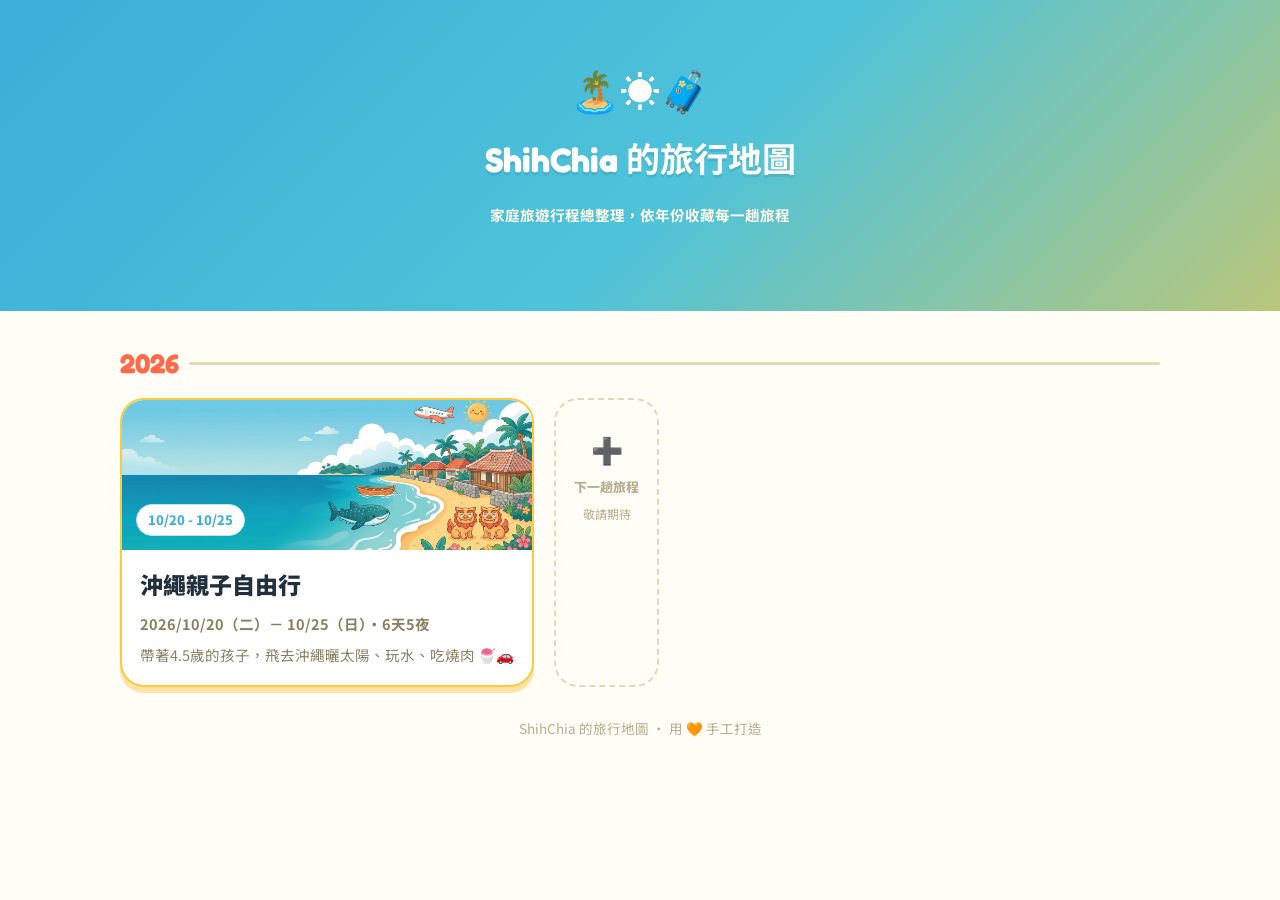
<file: index.html>
<!DOCTYPE html>
<html lang="zh-Hant">
<head>
<meta charset="UTF-8">
<meta name="viewport" content="width=device-width, initial-scale=1.0">
<title>ShihChia 的旅行地圖</title>
<link rel="preconnect" href="https://fonts.googleapis.com">
<link href="https://fonts.googleapis.com/css2?family=Fredoka:wght@700&family=Noto+Sans+TC:wght@400;500;700;900&display=swap" rel="stylesheet">
<link rel="stylesheet" href="assets/style.css">
<style>
  .portal-hero {
    background: linear-gradient(135deg, var(--sky) 0%, #4FC3D9 55%, var(--sun) 130%);
    padding: 56px 22px 70px;
    text-align: center;
    color: #fff;
    position: relative;
    overflow: hidden;
  }
  .portal-hero__emoji { font-size: 40px; }
  .portal-hero__title {
    font-family: "Fredoka", "Noto Sans TC", sans-serif;
    font-size: 34px;
    color: #fff;
    text-shadow: 0 3px 0 rgba(0,0,0,0.08);
    margin: 10px 0 8px;
  }
  .portal-hero__sub { font-size: 14.5px; color: #FFF9E8; font-weight: 700; }
  .trip-grid {
    display: flex;
    flex-wrap: wrap;
    gap: 20px;
  }
  /* 不用負 margin 往上拉，否則第一個 .year-row（margin-top:30px）會疊到 hero 下緣 */
  .portal-body { margin-top: 0; }
</style>
</head>
<body>

<header class="hero portal-hero">
  <div class="portal-hero__emoji">🏝️☀️🧳</div>
  <h1 class="portal-hero__title">ShihChia 的旅行地圖</h1>
  <p class="portal-hero__sub">家庭旅遊行程總整理，依年份收藏每一趟旅程</p>
</header>

<main class="container portal-body">

  <div class="year-row">
    <span class="year-row__num">2026</span>
    <span class="year-row__line"></span>
  </div>

  <div class="trip-grid">
    <a class="trip-card" href="2026-okinawa/index.html" style="display:block;">
      <div class="trip-card__cover">
        <span class="chip chip--map" style="background:#fff;">10/20 - 10/25</span>
      </div>
      <div class="trip-card__body">
        <div class="trip-card__title">沖繩親子自由行</div>
        <div class="trip-card__dates">2026/10/20（二）－ 10/25（日）・6天5夜</div>
        <div class="trip-card__teaser">帶著4.5歲的孩子，飛去沖繩曬太陽、玩水、吃燒肉 🍧🚗</div>
      </div>
    </a>

    <div class="empty-slot">
      <span style="font-size:26px;">➕</span>
      <span style="font-weight:800; font-size:13px;">下一趟旅程</span>
      <span style="font-size:12px;">敬請期待</span>
    </div>
  </div>

  <footer class="site-footer">ShihChia 的旅行地圖 · 用 🧡 手工打造</footer>

</main>

</body>
</html>
</file>
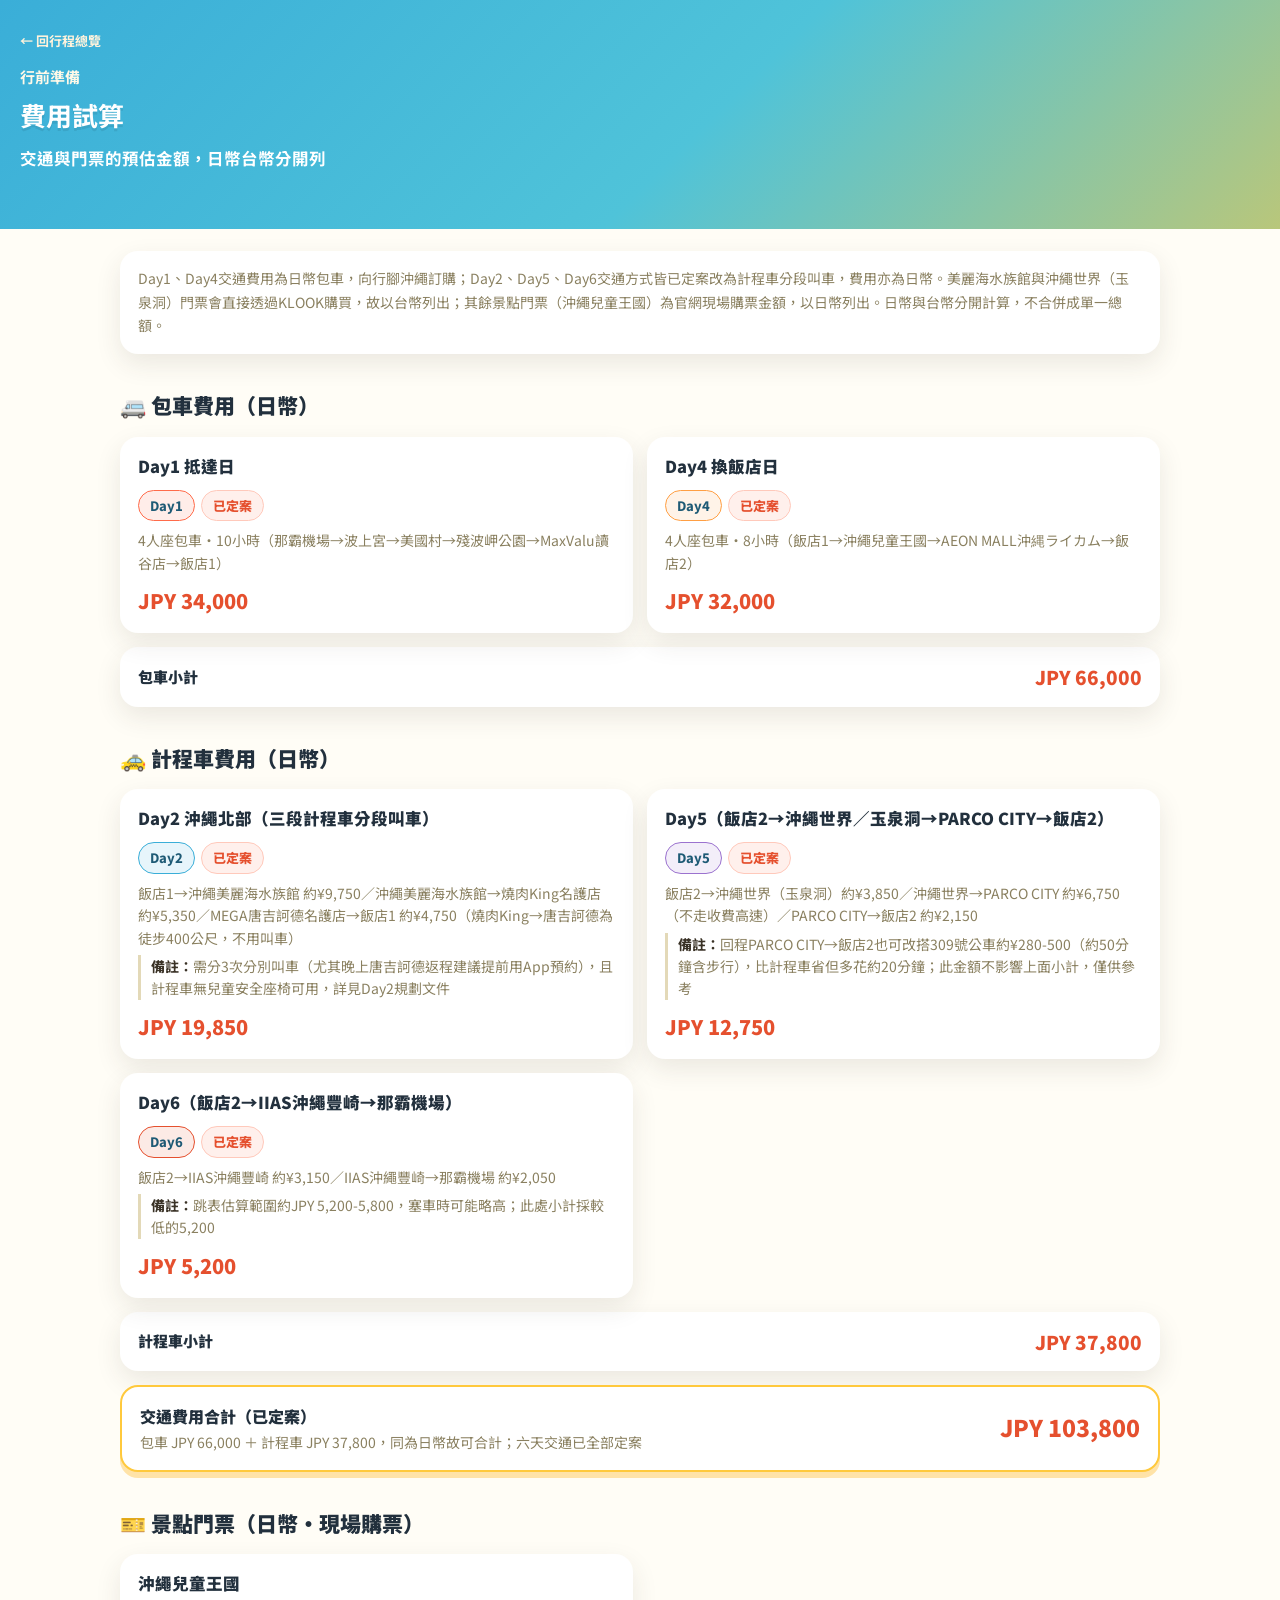
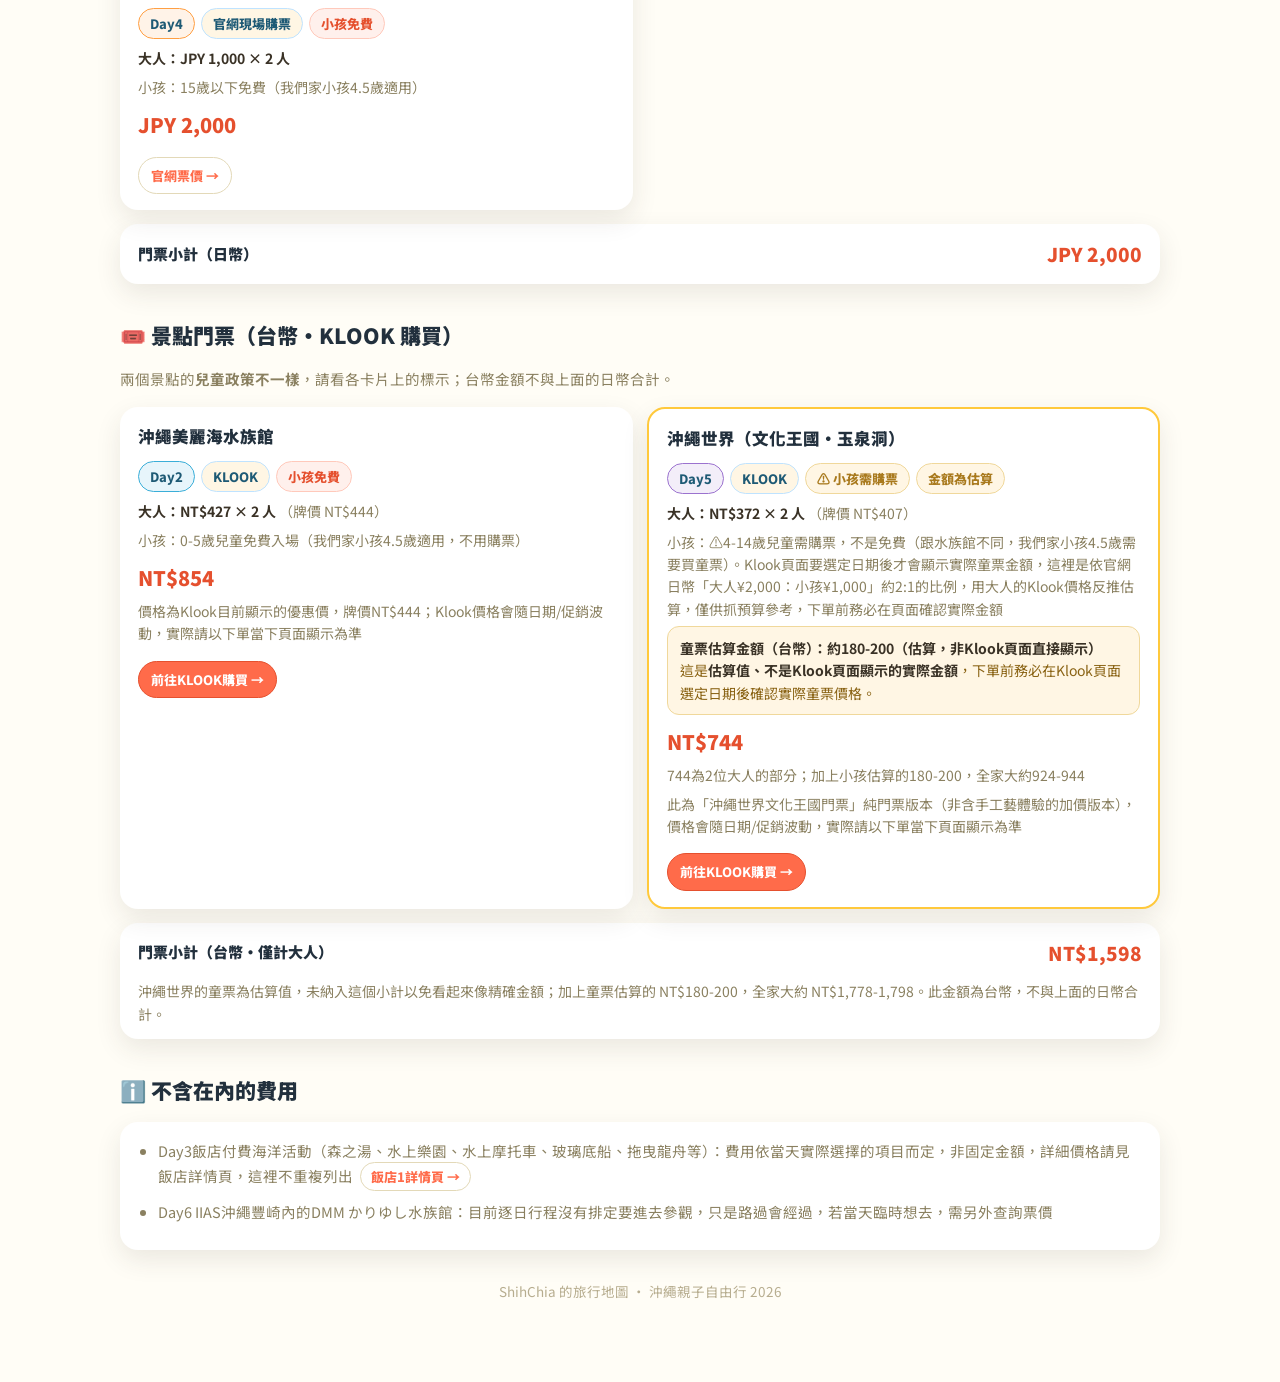
<file: 2026-okinawa/budget.html>
<!DOCTYPE html>
<html lang="zh-Hant">
<head>
<meta charset="UTF-8">
<meta name="viewport" content="width=device-width, initial-scale=1.0">
<title>費用試算 － 沖繩親子自由行</title>
<link rel="preconnect" href="https://fonts.googleapis.com">
<link href="https://fonts.googleapis.com/css2?family=Fredoka:wght@700&family=Noto+Sans+TC:wght@400;500;700;900&display=swap" rel="stylesheet">
<link rel="stylesheet" href="../assets/style.css">
</head>
<body>

<header class="hero hero--compact">
  <div class="hero__sun" aria-hidden="true">💰</div>
  <a class="hero__back" href="index.html">← 回行程總覽</a>
  <p class="hero__eyebrow">行前準備</p>
  <h1 class="hero__title display" style="font-size:26px; margin-top:6px;">費用試算</h1>
  <p class="hero__date" style="font-weight:700;">交通與門票的預估金額，日幣台幣分開列</p>
</header>

<main class="container page-body">

  <div class="card" style="padding:16px 18px; margin-bottom:6px;">
    <p class="section-note" id="cost-intro" style="margin:0; font-size:14px;"></p>
  </div>

  <h2 class="section-title">🚐 包車費用（日幣）</h2>
  <div class="facility-grid" id="charter-grid"></div>
  <div id="charter-subtotal"></div>

  <h2 class="section-title">🚕 計程車費用（日幣）</h2>
  <div class="facility-grid" id="taxi-grid"></div>
  <div id="taxi-subtotal"></div>

  <div id="transport-total"></div>

  <h2 class="section-title">🎫 景點門票（日幣・現場購票）</h2>
  <div class="facility-grid" id="tickets-jpy"></div>
  <div id="tickets-jpy-subtotal"></div>

  <h2 class="section-title">🎟️ 景點門票（台幣・KLOOK 購買）</h2>
  <p class="section-note">兩個景點的<strong>兒童政策不一樣</strong>，請看各卡片上的標示；台幣金額不與上面的日幣合計。</p>
  <div class="facility-grid" id="tickets-twd"></div>
  <div id="tickets-twd-subtotal"></div>

  <h2 class="section-title">ℹ️ 不含在內的費用</h2>
  <div class="card" style="padding:16px 18px;">
    <ul id="not-included" style="margin:0; padding-left:20px; font-size:14.5px; color:var(--ink-muted); line-height:1.75;"></ul>
  </div>

  <footer class="site-footer">ShihChia 的旅行地圖 · 沖繩親子自由行 2026</footer>

</main>

<script src="script.js"></script>
<script src="data/itinerary.js"></script>
<script>
  const trip = window.TRIP;
  const costs = trip.costs || {};

  /* ---------- 金額格式：兩種幣別各自標示，全程不換算、不互相加總 ---------- */
  function money(amount, currency) {
    const n = Number(amount).toLocaleString("en-US");
    return currency === "TWD" ? "NT$" + n : "JPY " + n;
  }

  /* 小計列：同一種樣式重複用在各區塊底部，金額右側對齊 */
  function subtotalHtml(label, amount, currency, note) {
    return `
      <div class="card" style="padding:14px 18px; margin-top:14px; display:flex; align-items:center;
                               justify-content:space-between; gap:12px; flex-wrap:wrap;">
        <div style="font-size:15px; font-weight:900; color:var(--ink-strong);">${escapeHtml(label)}</div>
        <div style="font-size:19px; font-weight:900; color:var(--coral-deep);">${escapeHtml(money(amount, currency))}</div>
        ${note ? `<div class="facility-card__row" style="flex-basis:100%; margin:0;">${escapeHtml(note)}</div>` : ""}
      </div>`;
  }

  function dayChip(day) {
    const color = window.DAY_COLORS[Number(day)] || "#FF6B4A";
    return `<span class="chip" style="background:${color}1F; border-color:${color};">Day${day}</span>`;
  }

  /* ---------- 交通（包車／計程車）：卡片結構兩區共用 ---------- */
  function transportCardHtml(item) {
    return `
      <div class="facility-card">
        <div class="facility-card__title">${escapeHtml(item.label)}</div>
        <div class="facility-card__badges">
          ${dayChip(item.day)}
          ${item.status === "confirmed" ? `<span class="chip chip--pick">已定案</span>` : ""}
        </div>
        <div class="facility-card__row">${escapeHtml(item.detail)}</div>
        ${item.note ? `<div class="facility-card__row" style="border-left:3px solid var(--line-strong); padding-left:10px;">
          <strong>備註：</strong>${escapeHtml(item.note)}</div>` : ""}
        <div style="font-size:20px; font-weight:900; color:var(--coral-deep); margin-top:4px;">
          ${escapeHtml(money(item.amount, item.currency))}
        </div>
      </div>`;
  }

  document.getElementById("cost-intro").textContent = costs.intro || "";

  document.getElementById("charter-grid").innerHTML =
    (costs.charters || []).map(transportCardHtml).join("");
  document.getElementById("charter-subtotal").innerHTML =
    subtotalHtml("包車小計", costs.charterSubtotal, "JPY");

  document.getElementById("taxi-grid").innerHTML =
    (costs.taxis || []).map(transportCardHtml).join("");
  document.getElementById("taxi-subtotal").innerHTML =
    subtotalHtml("計程車小計", costs.taxiSubtotal, "JPY");

  /* 包車與計程車同為日幣，可以合計；下面的台幣門票則不併入 */
  document.getElementById("transport-total").innerHTML = `
    <div class="card card--outline" style="padding:16px 18px; margin-top:14px; display:flex; align-items:center;
                                           justify-content:space-between; gap:12px; flex-wrap:wrap;">
      <div>
        <div style="font-size:16px; font-weight:900; color:var(--ink-strong);">交通費用合計（已定案）</div>
        <div class="facility-card__row" style="margin-top:2px;">
          包車 ${escapeHtml(money(costs.charterSubtotal, "JPY"))} ＋ 計程車 ${escapeHtml(money(costs.taxiSubtotal, "JPY"))}，同為日幣故可合計；六天交通已全部定案
        </div>
      </div>
      <div style="font-size:23px; font-weight:900; color:var(--coral-deep);">
        ${escapeHtml(money(costs.transportSubtotalConfirmed, "JPY"))}
      </div>
    </div>`;

  /* ---------- 門票卡 ----------
     水族館（小孩免費）與沖繩世界（小孩要付費且金額為估算）刻意用不同樣式：
     後者整張卡加 .card--outline 外框、用 .chip--warn 警示膠囊，並多一列估算說明，
     避免兩者被當成同一種兒童政策 */
  function ticketCardHtml(item) {
    const childPaid = !!item.childPriceEstimate;
    const linkHtml = cardLinkHtml(item.url, item.source === "KLOOK" ? "前往KLOOK購買" : "官網票價", item.title, item.source === "KLOOK");
    return `
      <div class="facility-card${childPaid ? " card--outline" : ""}">
        <div class="facility-card__title">${escapeHtml(item.title)}</div>
        <div class="facility-card__badges">
          ${dayChip(item.day)}
          <span class="chip">${escapeHtml(item.source)}</span>
          ${childPaid
            ? `<span class="chip chip--warn">⚠️ 小孩需購票</span><span class="chip chip--warn">金額為估算</span>`
            : `<span class="chip chip--pick">小孩免費</span>`}
        </div>
        <div class="facility-card__row">
          <strong>大人：${escapeHtml(money(item.adultPrice, item.currency))} × ${item.adultCount} 人</strong>
          ${item.adultPriceRetail ? `（牌價 ${escapeHtml(money(item.adultPriceRetail, item.currency))}）` : ""}
        </div>
        <div class="facility-card__row">小孩：${escapeHtml(item.childNote)}</div>
        ${childPaid ? `
          <div class="facility-card__row" style="background:#FFF6E4; border:1.5px solid #F0D89B;
                                                 border-radius:var(--radius-sm); padding:10px 12px; color:#8A6314;">
            <strong>童票估算金額（台幣）：${escapeHtml(item.childPriceEstimate)}</strong><br>
            這是<strong>估算值、不是Klook頁面顯示的實際金額</strong>，下單前務必在Klook頁面選定日期後確認實際童票價格。
          </div>` : ""}
        <div style="font-size:20px; font-weight:900; color:var(--coral-deep); margin-top:4px;">
          ${escapeHtml(money(item.subtotal, item.currency))}
        </div>
        ${item.subtotalNote ? `<div class="facility-card__row">${escapeHtml(item.subtotalNote)}</div>` : ""}
        ${item.note ? `<div class="facility-card__row">${escapeHtml(item.note)}</div>` : ""}
        ${linkHtml ? `<div class="card-links">${linkHtml}</div>` : ""}
      </div>`;
  }

  document.getElementById("tickets-jpy").innerHTML =
    (costs.ticketsJPY || []).map(ticketCardHtml).join("");
  document.getElementById("tickets-jpy-subtotal").innerHTML =
    subtotalHtml("門票小計（日幣）", costs.ticketsJPYSubtotal, "JPY");

  document.getElementById("tickets-twd").innerHTML =
    (costs.ticketsTWD || []).map(ticketCardHtml).join("");
  document.getElementById("tickets-twd-subtotal").innerHTML = subtotalHtml(
    "門票小計（台幣・僅計大人）",
    costs.ticketsTWDSubtotalAdultsOnly,
    "TWD",
    "沖繩世界的童票為估算值，未納入這個小計以免看起來像精確金額；加上童票估算的 NT$180-200，全家大約 NT$1,778-1,798。此金額為台幣，不與上面的日幣合計。"
  );

  /* ---------- 不含在內 ---------- */
  document.getElementById("not-included").innerHTML = (costs.notIncluded || []).map((n) => {
    const text = typeof n === "string" ? n : n.text;
    const link = (typeof n === "object" && n.url)
      ? ` <a class="timeline-link" href="${escapeHtml(n.url)}" style="margin-left:4px;">${escapeHtml(n.linkLabel || "詳情")} →</a>`
      : "";
    return `<li style="margin-bottom:10px;">${escapeHtml(text)}${link}</li>`;
  }).join("");
</script>

</body>
</html>
</file>
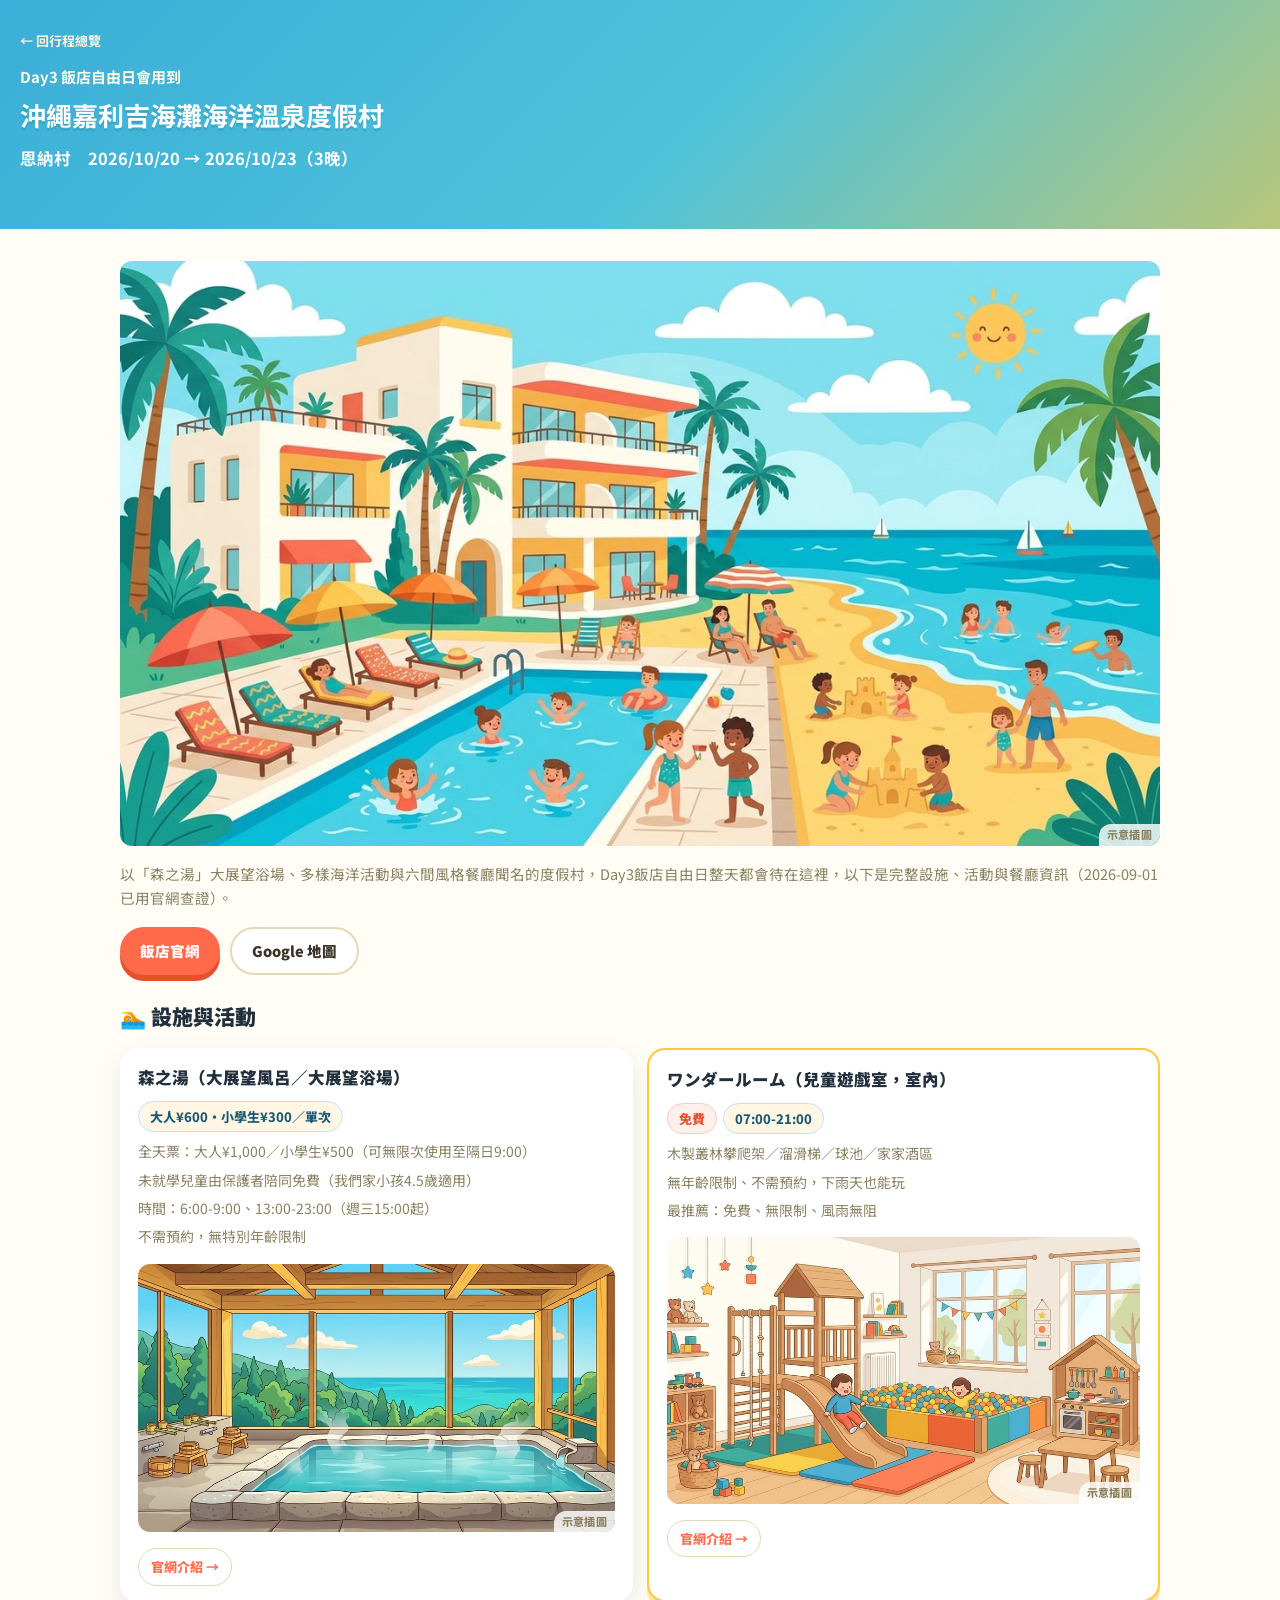
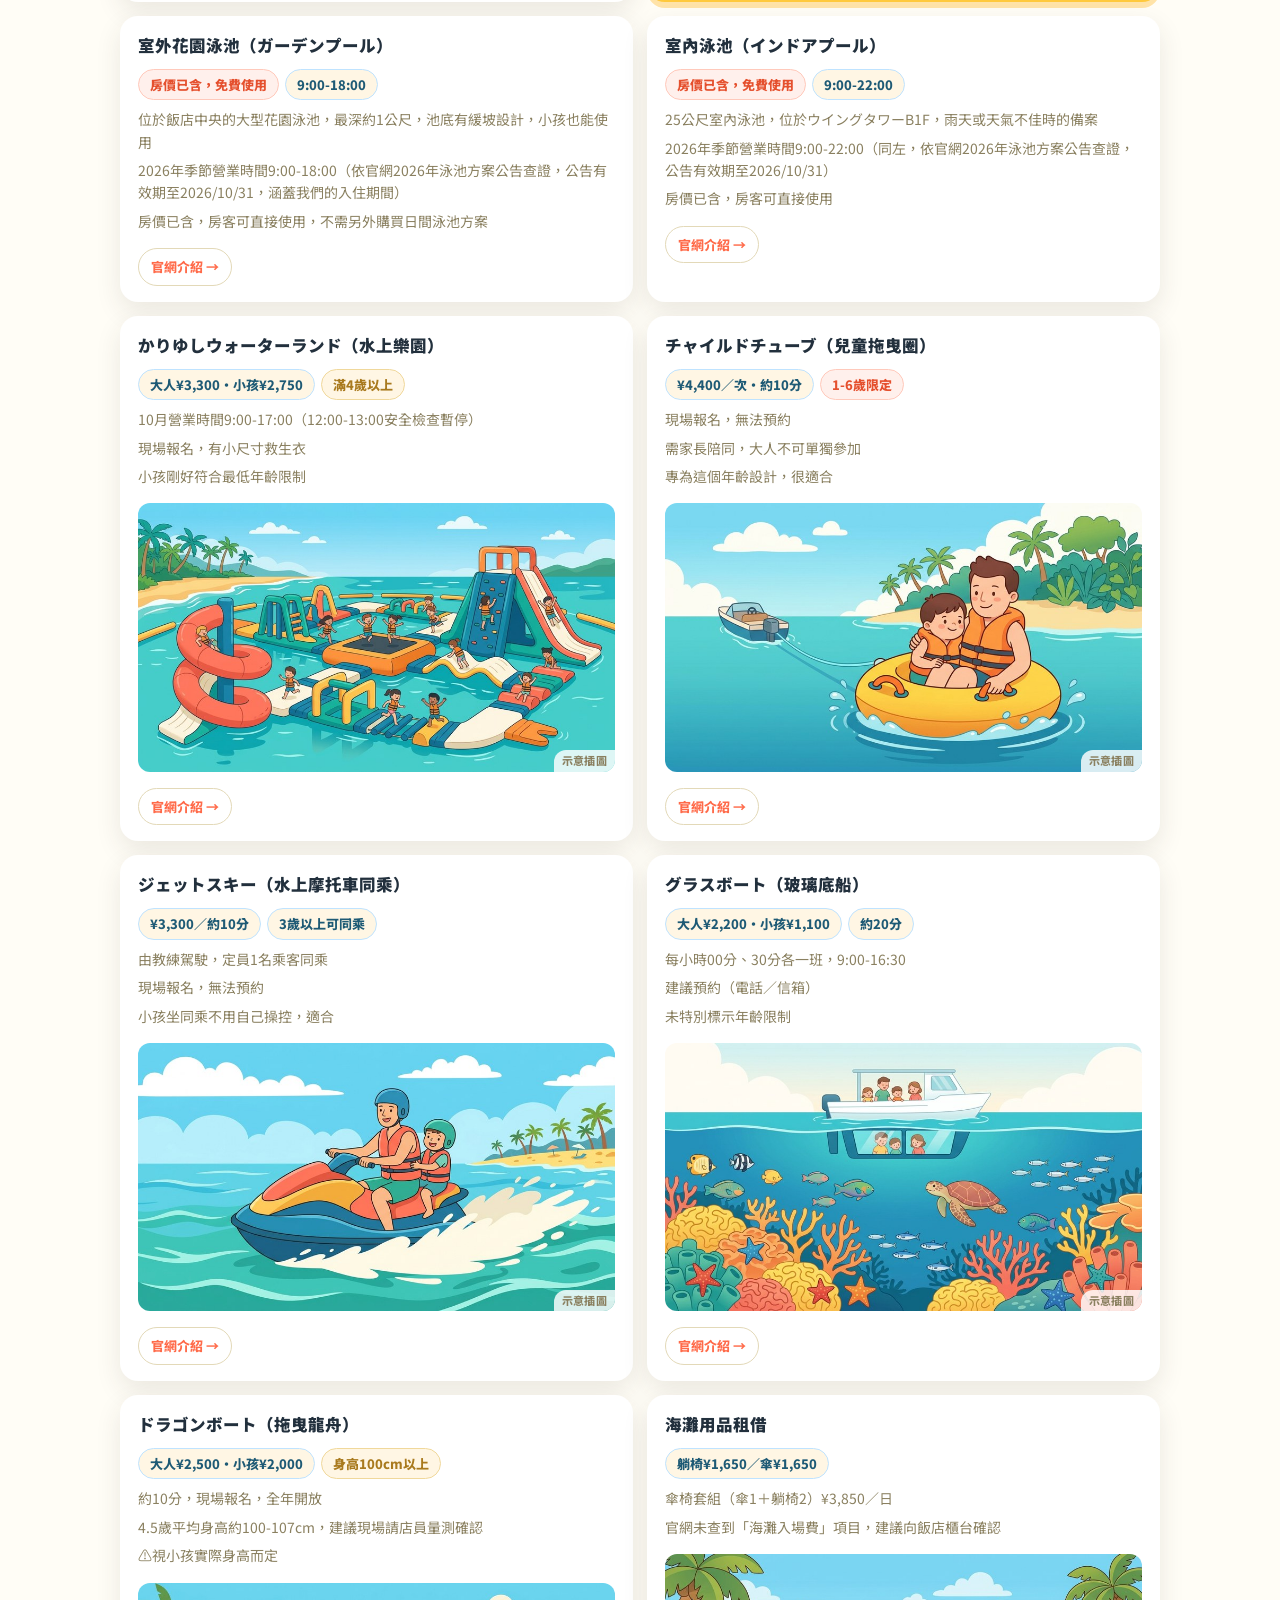
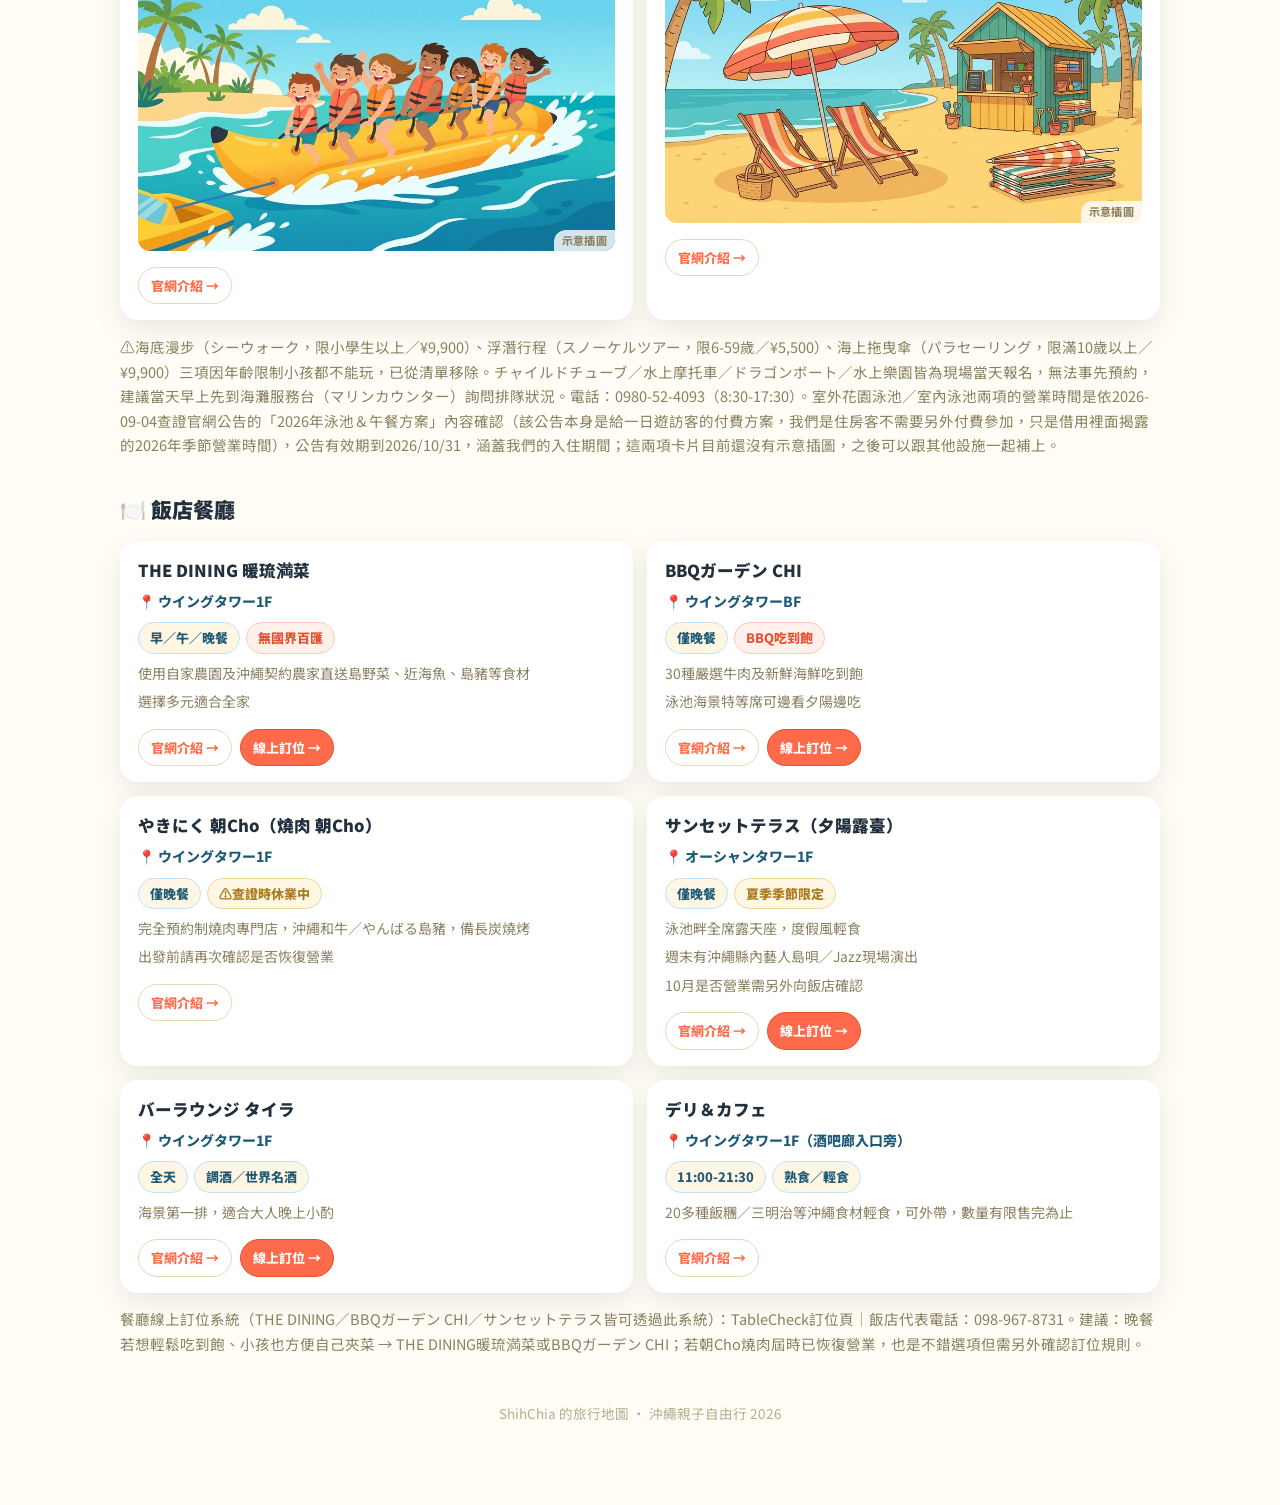
<file: 2026-okinawa/hotel1.html>
<!DOCTYPE html>
<html lang="zh-Hant">
<head>
<meta charset="UTF-8">
<meta name="viewport" content="width=device-width, initial-scale=1.0">
<title>飯店詳情 － 沖繩親子自由行</title>
<link rel="preconnect" href="https://fonts.googleapis.com">
<link href="https://fonts.googleapis.com/css2?family=Fredoka:wght@700&family=Noto+Sans+TC:wght@400;500;700;900&display=swap" rel="stylesheet">
<link rel="stylesheet" href="../assets/style.css">
</head>
<body>

<header class="hero hero--compact">
  <div class="hero__sun" aria-hidden="true">🏨</div>
  <a class="hero__back" href="index.html">← 回行程總覽</a>
  <p class="hero__eyebrow">Day3 飯店自由日會用到</p>
  <h1 class="hero__title display" id="hotel-name" style="font-size:26px; margin-top:6px;"></h1>
  <p class="hero__date" id="hotel-area" style="font-weight:700;"></p>
</header>

<main class="container page-body">

  <div id="hotel-photo" style="margin-bottom:16px;"></div>
  <p class="section-note" id="hotel-intro" style="margin-top:0;"></p>
  <div style="margin-bottom:24px; display:flex; gap:10px; flex-wrap:wrap;">
    <a class="btn btn-primary" id="hotel-website" href="#" target="_blank" rel="noopener">飯店官網</a>
    <a class="btn btn-outline" id="hotel-map-link" href="#" target="_blank" rel="noopener">Google 地圖</a>
  </div>

  <h2 class="section-title" style="margin-top:0;">🏊 設施與活動</h2>
  <div class="facility-grid" id="facility-grid"></div>
  <p class="section-note" id="facility-note"></p>

  <h2 class="section-title">🍽️ 飯店餐廳</h2>
  <div class="facility-grid" id="restaurant-grid"></div>
  <p class="section-note" id="restaurant-note"></p>

  <footer class="site-footer">ShihChia 的旅行地圖 · 沖繩親子自由行 2026</footer>

</main>

<script src="script.js"></script>
<script src="data/itinerary.js"></script>
<script>
  renderHotelDetail("hotel1");
</script>

</body>
</html>
</file>
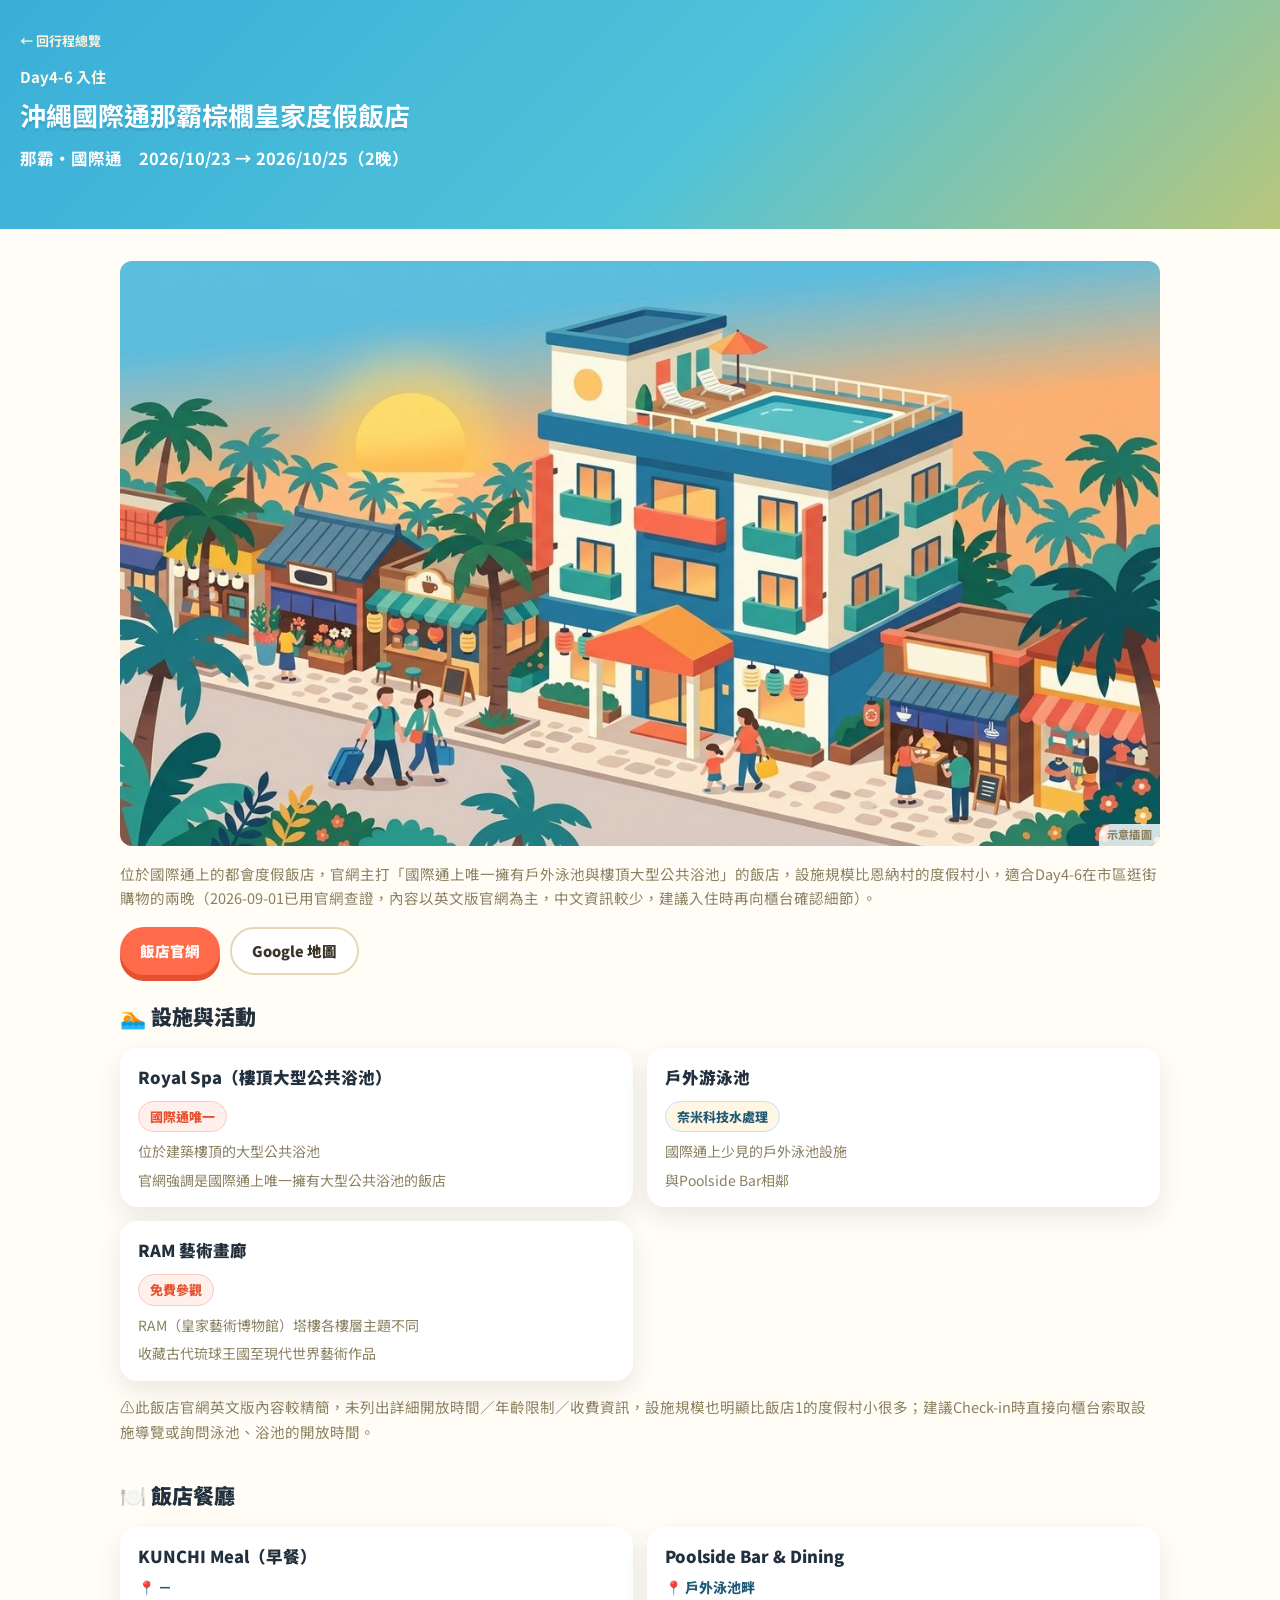
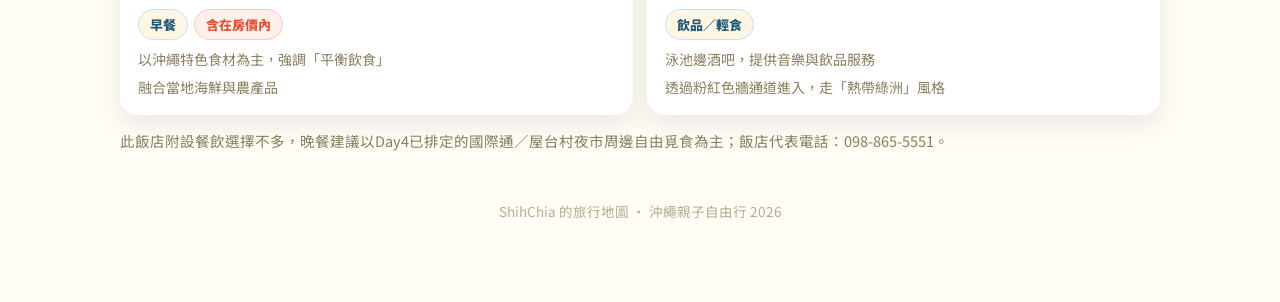
<file: 2026-okinawa/hotel2.html>
<!DOCTYPE html>
<html lang="zh-Hant">
<head>
<meta charset="UTF-8">
<meta name="viewport" content="width=device-width, initial-scale=1.0">
<title>飯店詳情 － 沖繩親子自由行</title>
<link rel="preconnect" href="https://fonts.googleapis.com">
<link href="https://fonts.googleapis.com/css2?family=Fredoka:wght@700&family=Noto+Sans+TC:wght@400;500;700;900&display=swap" rel="stylesheet">
<link rel="stylesheet" href="../assets/style.css">
</head>
<body>

<header class="hero hero--compact">
  <div class="hero__sun" aria-hidden="true">🏨</div>
  <a class="hero__back" href="index.html">← 回行程總覽</a>
  <p class="hero__eyebrow">Day4-6 入住</p>
  <h1 class="hero__title display" id="hotel-name" style="font-size:26px; margin-top:6px;"></h1>
  <p class="hero__date" id="hotel-area" style="font-weight:700;"></p>
</header>

<main class="container page-body">

  <div id="hotel-photo" style="margin-bottom:16px;"></div>
  <p class="section-note" id="hotel-intro" style="margin-top:0;"></p>
  <div style="margin-bottom:24px; display:flex; gap:10px; flex-wrap:wrap;">
    <a class="btn btn-primary" id="hotel-website" href="#" target="_blank" rel="noopener">飯店官網</a>
    <a class="btn btn-outline" id="hotel-map-link" href="#" target="_blank" rel="noopener">Google 地圖</a>
  </div>

  <h2 class="section-title" style="margin-top:0;">🏊 設施與活動</h2>
  <div class="facility-grid" id="facility-grid"></div>
  <p class="section-note" id="facility-note"></p>

  <h2 class="section-title">🍽️ 飯店餐廳</h2>
  <div class="facility-grid" id="restaurant-grid"></div>
  <p class="section-note" id="restaurant-note"></p>

  <footer class="site-footer">ShihChia 的旅行地圖 · 沖繩親子自由行 2026</footer>

</main>

<script src="script.js"></script>
<script src="data/itinerary.js"></script>
<script>
  renderHotelDetail("hotel2");
</script>

</body>
</html>
</file>
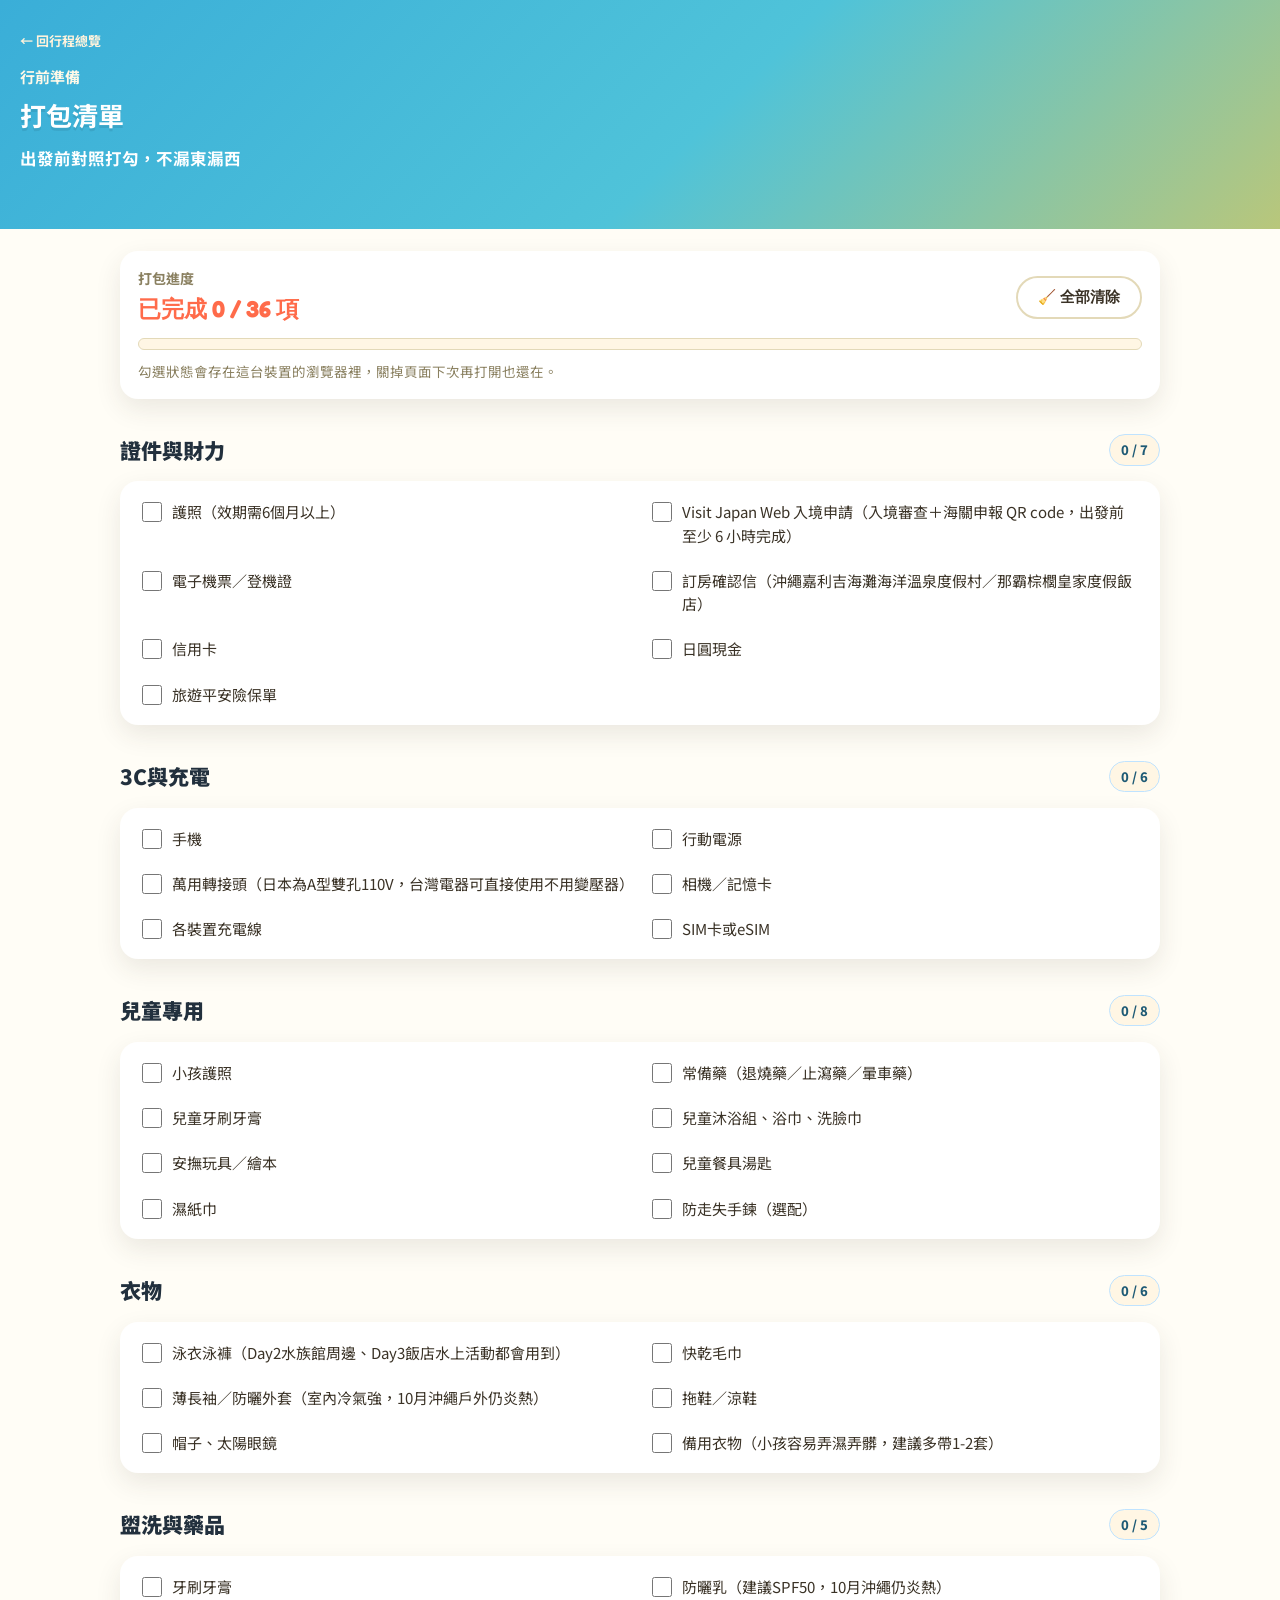
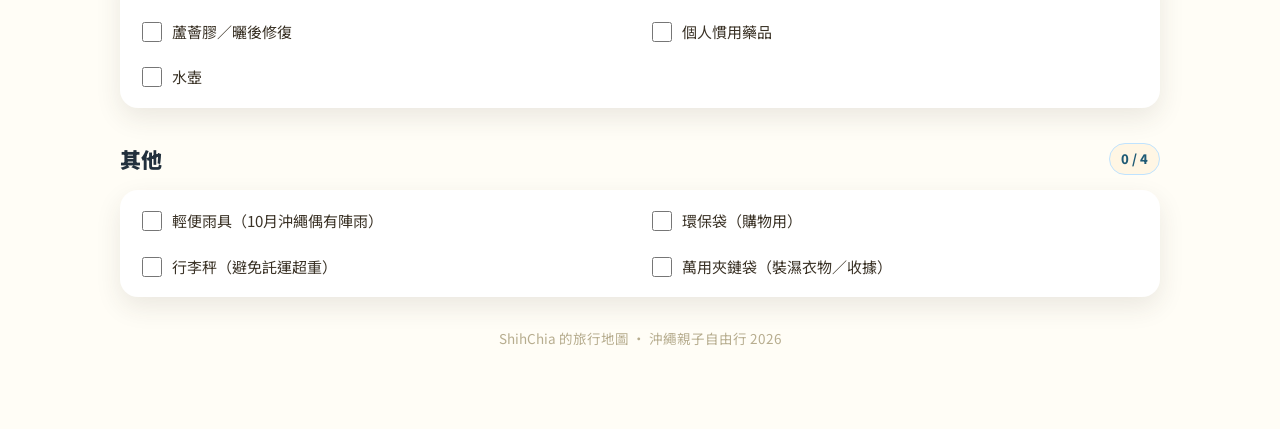
<file: 2026-okinawa/packing.html>
<!DOCTYPE html>
<html lang="zh-Hant">
<head>
<meta charset="UTF-8">
<meta name="viewport" content="width=device-width, initial-scale=1.0">
<title>行前準備打包清單 － 沖繩親子自由行</title>
<link rel="preconnect" href="https://fonts.googleapis.com">
<link href="https://fonts.googleapis.com/css2?family=Fredoka:wght@700&family=Noto+Sans+TC:wght@400;500;700;900&display=swap" rel="stylesheet">
<link rel="stylesheet" href="../assets/style.css">
</head>
<body>

<header class="hero hero--compact">
  <div class="hero__sun" aria-hidden="true">🧳</div>
  <a class="hero__back" href="index.html">← 回行程總覽</a>
  <p class="hero__eyebrow">行前準備</p>
  <h1 class="hero__title display" style="font-size:26px; margin-top:6px;">打包清單</h1>
  <p class="hero__date" style="font-weight:700;">出發前對照打勾，不漏東漏西</p>
</header>

<main class="container page-body">

  <div class="card" style="padding:16px 18px; margin-bottom:6px;">
    <div style="display:flex; align-items:center; justify-content:space-between; gap:12px; flex-wrap:wrap;">
      <div>
        <div style="font-size:14px; color:var(--ink-muted); font-weight:700;">打包進度</div>
        <div class="weather__temp" id="progress-text" style="font-size:23px;">－</div>
      </div>
      <button type="button" class="btn btn-outline" id="reset-btn">🧹 全部清除</button>
    </div>
    <div class="progress-bar"><div class="progress-bar__fill" id="progress-fill"></div></div>
    <p class="section-note" style="margin:10px 0 0; font-size:13.5px;">
      勾選狀態會存在這台裝置的瀏覽器裡，關掉頁面下次再打開也還在。
    </p>
  </div>

  <div id="packing-body"></div>

  <footer class="site-footer">ShihChia 的旅行地圖 · 沖繩親子自由行 2026</footer>

</main>

<script src="script.js"></script>
<script src="data/itinerary.js"></script>
<script>
  const trip = window.TRIP;
  const STORAGE_KEY = "packing:2026-okinawa";

  /* ---------- localStorage 存取（無痕模式／被封鎖時降級為不記憶） ---------- */
  function loadChecked() {
    try {
      const raw = localStorage.getItem(STORAGE_KEY);
      return new Set(raw ? JSON.parse(raw) : []);
    } catch (err) {
      return new Set();
    }
  }

  function saveChecked(set) {
    try {
      localStorage.setItem(STORAGE_KEY, JSON.stringify(Array.from(set)));
    } catch (err) {
      /* 寫入失敗（例如無痕模式）就只在本次瀏覽有效，不中斷頁面 */
    }
  }

  const checked = loadChecked();

  /* 用「分類｜項目文字」當 key，之後清單增刪順序調整也不會錯位 */
  function itemKey(category, item) {
    return category + "|" + item;
  }

  /* ---------- 渲染清單 ---------- */
  const body = document.getElementById("packing-body");
  const list = Array.isArray(trip.packingList) ? trip.packingList : [];

  body.innerHTML = list.map((group) => {
    const itemsHtml = (group.items || []).map((item) => {
      const key = itemKey(group.category, item);
      const isDone = checked.has(key);
      return `
        <label class="check-item${isDone ? " is-done" : ""}">
          <input type="checkbox" data-key="${escapeHtml(key)}"${isDone ? " checked" : ""}>
          <span class="check-item__text">${escapeHtml(item)}</span>
        </label>`;
    }).join("");
    return `
      <section data-category="${escapeHtml(group.category)}">
        <div class="checklist-head">
          <h2 class="section-title">${escapeHtml(group.category)}</h2>
          <span class="chip" data-role="group-count"></span>
        </div>
        <div class="card"><div class="check-list">${itemsHtml}</div></div>
      </section>`;
  }).join("");

  /* ---------- 進度顯示 ---------- */
  const boxes = Array.from(body.querySelectorAll('input[type="checkbox"]'));
  const progressText = document.getElementById("progress-text");
  const progressFill = document.getElementById("progress-fill");

  function updateProgress() {
    const done = boxes.filter((b) => b.checked).length;
    const total = boxes.length;
    progressText.textContent = `已完成 ${done} / ${total} 項`;
    progressFill.style.width = total ? (done / total * 100) + "%" : "0%";

    body.querySelectorAll("section").forEach((section) => {
      const groupBoxes = Array.from(section.querySelectorAll('input[type="checkbox"]'));
      const groupDone = groupBoxes.filter((b) => b.checked).length;
      const countEl = section.querySelector('[data-role="group-count"]');
      if (countEl) countEl.textContent = `${groupDone} / ${groupBoxes.length}`;
    });
  }

  /* ---------- 勾選互動 ---------- */
  body.addEventListener("change", (e) => {
    const box = e.target;
    if (!box.matches('input[type="checkbox"]')) return;
    const key = box.dataset.key;
    if (box.checked) {
      checked.add(key);
    } else {
      checked.delete(key);
    }
    box.closest(".check-item").classList.toggle("is-done", box.checked);
    saveChecked(checked);
    updateProgress();
  });

  /* ---------- 全部清除 ---------- */
  document.getElementById("reset-btn").addEventListener("click", () => {
    if (!confirm("確定要清除所有打勾紀錄嗎？")) return;
    checked.clear();
    saveChecked(checked);
    boxes.forEach((b) => {
      b.checked = false;
      b.closest(".check-item").classList.remove("is-done");
    });
    updateProgress();
  });

  updateProgress();
</script>

</body>
</html>
</file>
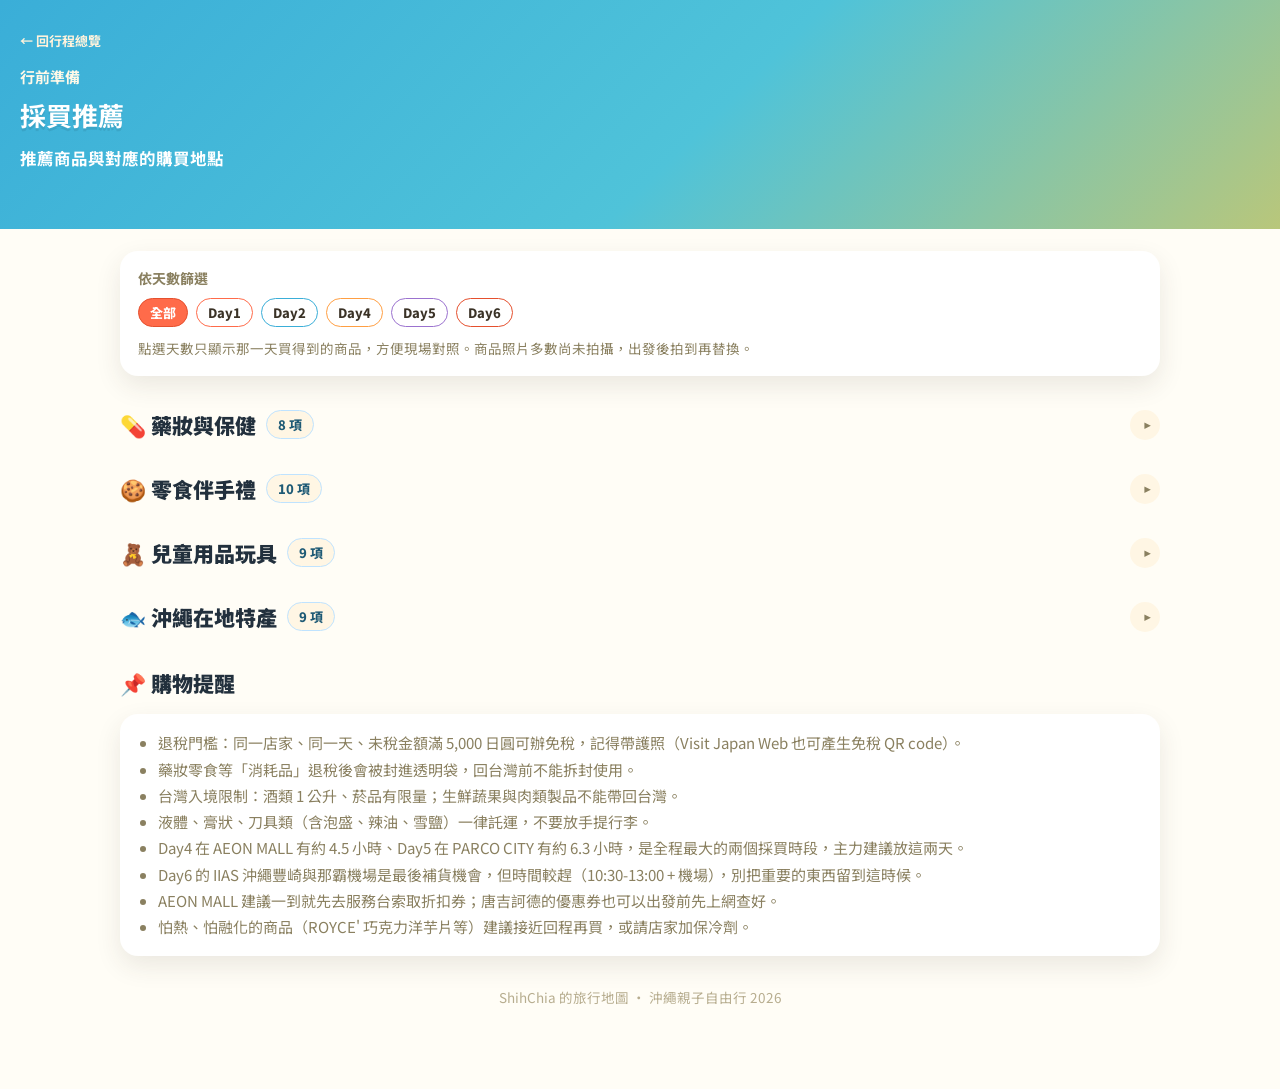
<file: 2026-okinawa/shopping.html>
<!DOCTYPE html>
<html lang="zh-Hant">
<head>
<meta charset="UTF-8">
<meta name="viewport" content="width=device-width, initial-scale=1.0">
<title>採買推薦 － 沖繩親子自由行</title>
<link rel="preconnect" href="https://fonts.googleapis.com">
<link href="https://fonts.googleapis.com/css2?family=Fredoka:wght@700&family=Noto+Sans+TC:wght@400;500;700;900&display=swap" rel="stylesheet">
<link rel="stylesheet" href="../assets/style.css">
</head>
<body>

<header class="hero hero--compact">
  <div class="hero__sun" aria-hidden="true">🛍️</div>
  <a class="hero__back" href="index.html">← 回行程總覽</a>
  <p class="hero__eyebrow">行前準備</p>
  <h1 class="hero__title display" style="font-size:26px; margin-top:6px;">採買推薦</h1>
  <p class="hero__date" style="font-weight:700;">推薦商品與對應的購買地點</p>
</header>

<main class="container page-body">

  <div class="card" style="padding:16px 18px; margin-bottom:6px;">
    <div style="font-size:14px; color:var(--ink-muted); font-weight:700; margin-bottom:8px;">依天數篩選</div>
    <div class="day-filter" id="day-filter"></div>
    <p class="section-note" style="margin:10px 0 0; font-size:13.5px;">
      點選天數只顯示那一天買得到的商品，方便現場對照。商品照片多數尚未拍攝，出發後拍到再替換。
    </p>
  </div>

  <div id="shopping-body"></div>

  <h2 class="section-title">📌 購物提醒</h2>
  <div class="card" style="padding:16px 18px;">
    <ul id="shopping-notes" style="margin:0; padding-left:20px; font-size:15px; color:var(--ink-muted); line-height:1.75;"></ul>
  </div>

  <footer class="site-footer">ShihChia 的旅行地圖 · 沖繩親子自由行 2026</footer>

</main>

<script src="script.js"></script>
<script src="data/itinerary.js"></script>
<script>
  const trip = window.TRIP;
  const list = Array.isArray(trip.shoppingList) ? trip.shoppingList : [];

  /* 佔位圖配色：讓四個分類各自帶不同色，直接沿用既有的每日代表色盤 */
  const CATEGORY_COLOR_KEY = [1, 4, 2, 3];

  /* ---------- 「哪裡買」chip：Day{N} 開頭的用該天代表色 ---------- */
  function whereChips(where) {
    return (where || "").split("／").map((place) => {
      const p = place.trim();
      if (!p) return "";
      const m = p.match(/^Day(\d)/);
      if (!m) return `<span class="chip chip--where">${escapeHtml(p)}</span>`;
      const color = window.DAY_COLORS[Number(m[1])] || "#FF6B4A";
      return `<span class="chip chip--where" style="background:${color}1F; border-color:${color};">${escapeHtml(p)}</span>`;
    }).join("");
  }

  function daysOf(where) {
    return (where.match(/Day(\d)/g) || []).map((s) => s.replace("Day", ""));
  }

  /* ---------- 渲染商品 ---------- */
  const body = document.getElementById("shopping-body");
  body.innerHTML = list.map((group, gIdx) => {
    const colorKey = CATEGORY_COLOR_KEY[gIdx % CATEGORY_COLOR_KEY.length];
    const items = group.items || [];
    const cards = items.map((item) => {
      // 只有實際拍到／找到照片的商品才顯示照片區，佔位圖不佔版面
      const hasPhoto = item.photo && !item.photo.placeholder;
      return `
      <div class="facility-card" data-days="${daysOf(item.where || "").join(",")}">
        <div class="facility-card__title">${escapeHtml(item.name)}</div>
        <div class="facility-card__row">${escapeHtml(item.desc)}</div>
        ${hasPhoto ? renderPhoto(item.photo, colorKey) : ""}
        <div class="facility-card__badges" style="align-items:center; margin-top:8px;">
          <span style="font-size:13px; font-weight:800; color:var(--ink);">哪裡買：</span>
          ${whereChips(item.where)}
        </div>
      </div>`;
    }).join("");
    return `
      <section data-category="${escapeHtml(group.category)}" class="is-collapsed">
        <button type="button" class="category-head" aria-expanded="false">
          <h2 class="section-title">${group.emoji || ""} ${escapeHtml(group.category)}</h2>
          <span class="chip" data-role="count">${items.length} 項</span>
          <span class="category-head__toggle" aria-hidden="true">▾</span>
        </button>
        <div class="facility-grid">${cards}</div>
      </section>`;
  }).join("");

  /* ---------- 分類展開／收合（預設收合） ---------- */
  body.addEventListener("click", (e) => {
    const head = e.target.closest(".category-head");
    if (!head) return;
    const section = head.closest("section");
    const collapsed = section.classList.toggle("is-collapsed");
    head.setAttribute("aria-expanded", String(!collapsed));
  });

  /* ---------- 購物提醒 ---------- */
  const notesEl = document.getElementById("shopping-notes");
  notesEl.innerHTML = (trip.shoppingNotes || [])
    .map((n) => `<li>${escapeHtml(n)}</li>`).join("");

  /* ---------- 依天數篩選 ---------- */
  (function initFilter() {
    const cards = Array.from(body.querySelectorAll(".facility-card"));
    const sections = Array.from(body.querySelectorAll("section"));

    // 天數選項直接從資料推出來，之後商品異動不用改這裡
    const days = Array.from(new Set(cards.flatMap((c) => c.dataset.days.split(",").filter(Boolean))))
      .sort((a, b) => a - b);

    const filterEl = document.getElementById("day-filter");
    filterEl.innerHTML = [{ v: "all", label: "全部" }]
      .concat(days.map((d) => ({ v: d, label: "Day" + d })))
      .map((o) => {
        const color = o.v === "all" ? null : window.DAY_COLORS[Number(o.v)];
        return `<button type="button" class="chip chip--filter" data-day="${o.v}"
                  ${color ? `style="border-color:${color};"` : ""}>${o.label}</button>`;
      }).join("");

    const buttons = Array.from(filterEl.querySelectorAll("button"));

    function apply(day) {
      cards.forEach((c) => {
        const match = day === "all" || c.dataset.days.split(",").includes(day);
        c.style.display = match ? "" : "none";
      });

      sections.forEach((s) => {
        const inSection = Array.from(s.querySelectorAll(".facility-card"));
        const shown = inSection.filter((c) => c.style.display !== "none");
        // 整個分類都被篩掉時連標題一起收起來，才不會留下空標題
        s.style.display = shown.length ? "" : "none";

        const countEl = s.querySelector('[data-role="count"]');
        if (countEl) {
          countEl.textContent = day === "all"
            ? `${inSection.length} 項`
            : `${shown.length} / ${inSection.length} 項`;
        }

        // 篩選特定天數時自動展開（不然按了篩選卻什麼都看不到）；回到「全部」再收合
        const head = s.querySelector(".category-head");
        const collapsed = day === "all" || !shown.length;
        s.classList.toggle("is-collapsed", collapsed);
        if (head) head.setAttribute("aria-expanded", String(!collapsed));
      });

      buttons.forEach((b) => b.classList.toggle("is-active", b.dataset.day === day));
    }

    filterEl.addEventListener("click", (e) => {
      const btn = e.target.closest("button[data-day]");
      if (btn) apply(btn.dataset.day);
    });

    apply("all");
  })();
</script>

</body>
</html>
</file>
<file: assets/style.css>
/* ============================================================
   ShihChia 的旅行地圖 — 共用樣式
   視覺方向：活潑陽光風（晴空藍 + 暖陽黃橘 + 珊瑚紅）
   ============================================================ */

:root {
  --sun: #FFC93C;
  --sun-deep: #FF9F43;
  --coral: #FF6B4A;
  --coral-deep: #E5502E;
  --sky: #3AAED8;
  --sky-deep: #2A8FB8;
  --sky-ink: #1E5A75;
  --teal: #2BA6A4;
  --teal-deep: #21807A;

  --bg: #FFFDF6;
  --bg-card: #FFFFFF;
  --bg-soft: #FFF6E4;

  --ink: #3A3226;
  --ink-strong: #22303D;
  --ink-muted: #8A8060;
  --ink-soft: #B7AD8F;

  --line: #F1EDE3;
  --line-strong: #E3D9B8;

  --radius-lg: 24px;
  --radius-md: 18px;
  --radius-sm: 12px;

  --shadow-card: 0 10px 26px rgba(58, 50, 38, 0.10);
  --shadow-pop: 0 6px 0;

  --container: 1080px;
}

* { box-sizing: border-box; }

html { scroll-behavior: smooth; }

body {
  margin: 0;
  font-size: 16.5px;
  font-family: "Noto Sans TC", "PingFang TC", "Microsoft JhengHei", -apple-system, sans-serif;
  background: var(--bg);
  color: var(--ink);
  line-height: 1.65;
}

a { color: var(--coral); text-decoration: none; }
a:hover { color: var(--coral-deep); }

h1, h2, h3 { color: var(--ink-strong); margin: 0; }

.display {
  font-family: "Fredoka", "Noto Sans TC", sans-serif;
  font-weight: 700;
}

img { max-width: 100%; display: block; }

.container {
  max-width: var(--container);
  margin: 0 auto;
  padding: 0 20px;
}

/* ---------- 頁首 hero ---------- */

/* 水平內距與 .container 一致（20px），讓 hero 標題左緣與下方卡片左緣切齊 */
.hero {
  position: relative;
  overflow: hidden;
  padding: 40px 20px 52px;
  background: linear-gradient(135deg, var(--sky) 0%, #4FC3D9 55%, var(--sun) 130%);
  color: #fff;
}

.hero.hero--compact { padding: 26px 20px 40px; }

/* 行程總覽頁專用：插圖背景 ＋ 疊在上面的漸層遮罩（day 頁與其他頁維持純漸層）
   註：url() 是相對於這支 CSS 檔的位置，不是相對於 HTML */
.hero--illustrated {
  background-image:
    linear-gradient(90deg,
      rgba(20, 70, 95, 0.70) 0%,
      rgba(20, 70, 95, 0.58) 30%,
      rgba(20, 70, 95, 0.18) 60%,
      rgba(20, 70, 95, 0) 80%),
    url(../2026-okinawa/images/hero-okinawa.jpg);
  background-size: cover;
  background-position: center;
}

/* 手機會裁掉左右只留中央，四段文字由上到下全落在雲與沙灘等淺色區，
   斜向漸層照顧不到下半部的標題與日期，改成接近均勻的深色紗、底部再放亮 */
@media (max-width: 640px) {
  .hero--illustrated {
    background-image:
      linear-gradient(180deg,
        rgba(20, 70, 95, 0.66) 0%,
        rgba(20, 70, 95, 0.64) 80%,
        rgba(20, 70, 95, 0.42) 100%),
      url(../2026-okinawa/images/hero-okinawa.jpg);
  }
}

.hero__sun {
  position: absolute;
  right: -20px;
  top: -30px;
  opacity: 0.9;
}

.hero__wave {
  position: absolute;
  left: 0;
  right: 0;
  bottom: -1px;
  width: 100%;
  height: 34px;
}

.hero__back {
  color: #FFF3DC;
  font-size: 13px;
  font-weight: 700;
  display: inline-block;
  margin-bottom: 10px;
}

.hero__eyebrow {
  font-size: 15px;
  font-weight: 700;
  color: #FFF9E8;
  margin: 4px 0 0;
}

.hero__title {
  font-size: 36px;
  color: #fff;
  text-shadow: 0 3px 0 rgba(0,0,0,0.08);
  margin: 4px 0 0;
}

.hero__date {
  font-size: 16.5px;
  font-weight: 900;
  color: #fff;
  margin-top: 6px;
}

.day-badge {
  display: inline-flex;
  align-items: baseline;
  gap: 10px;
}

.day-badge__num {
  font-family: "Fredoka", sans-serif;
  font-size: 46px;
  font-weight: 700;
  line-height: 1;
  text-shadow: 0 3px 0 rgba(0,0,0,0.08);
}

.day-badge__label {
  background: #fff;
  color: var(--coral);
  font-size: 13px;
  font-weight: 900;
  padding: 4px 10px;
  border-radius: 999px;
}

/* ---------- 按鈕 / chip ---------- */

.btn {
  display: inline-flex;
  align-items: center;
  gap: 6px;
  font-size: 14.5px;
  font-weight: 900;
  padding: 10px 20px;
  border-radius: 999px;
  border: none;
  cursor: pointer;
}

.btn-primary {
  background: var(--coral);
  color: #fff;
  box-shadow: var(--shadow-pop) var(--coral-deep);
}

.btn-outline {
  background: #fff;
  color: var(--ink);
  border: 2px solid var(--line-strong);
}

.chip {
  display: inline-flex;
  align-items: center;
  font-size: 13px;
  font-weight: 800;
  padding: 4px 11px;
  border-radius: 999px;
  background: var(--bg-soft);
  color: var(--sky-ink);
  border: 1.5px solid #BFE3FF;
}

.chip--map {
  background: #EAF6FF;
  color: var(--sky);
  border-color: #BFE3FF;
}

/* ---------- 卡片 ---------- */

.card {
  background: var(--bg-card);
  border-radius: var(--radius-md);
  box-shadow: var(--shadow-card);
}

.card--outline {
  border: 2.5px solid var(--sun);
  box-shadow: var(--shadow-pop) #FFE3A8;
}

/* ---------- 天氣小工具 ---------- */

.weather {
  display: flex;
  align-items: center;
  gap: 14px;
  padding: 16px 18px;
}

.weather__icon {
  width: 44px;
  height: 44px;
  border-radius: 50%;
  background: var(--bg-soft);
  display: flex;
  align-items: center;
  justify-content: center;
  flex-shrink: 0;
}

.weather__label {
  font-size: 14px;
  color: var(--ink-muted);
  font-weight: 700;
}

.weather__temp {
  font-family: "Fredoka", sans-serif;
  font-size: 27px;
  font-weight: 700;
  color: var(--coral);
}

.weather__rain {
  font-size: 14.5px;
  color: var(--teal);
  font-weight: 800;
}

.weather__note {
  font-size: 12.5px;
  color: var(--ink-soft);
  margin-top: 3px;
}

/* ---------- 時間軸 ---------- */

.timeline {
  display: flex;
  flex-direction: column;
  gap: 14px;
}

.timeline-item {
  display: flex;
  gap: 12px;
  align-items: flex-start;
}

.timeline-item__icon {
  width: 46px;
  height: 46px;
  border-radius: 14px;
  background: var(--bg-soft);
  display: flex;
  align-items: center;
  justify-content: center;
  flex-shrink: 0;
}

.timeline-item__body { flex: 1; min-width: 0; }

.timeline-item__time {
  font-size: 14px;
  color: var(--ink-soft);
  font-weight: 800;
}

.timeline-item__title {
  font-size: 18.5px;
  font-weight: 900;
  color: var(--ink);
  margin-top: 1px;
}

.timeline-item__sub {
  font-size: 14.5px;
  color: var(--ink-muted);
  margin-top: 4px;
  line-height: 1.6;
}

.timeline-item.is-highlight {
  background: #FFF0EC;
  border: 2px solid #FFC9BB;
  border-radius: var(--radius-sm);
  padding: 14px 16px;
}

.timeline-item.is-water {
  background: #EAF6FF;
  border: 2px solid #BFE3FF;
  border-radius: var(--radius-sm);
  padding: 14px 16px;
}

.timeline-link {
  font-size: 13px;
  background: #fff;
  padding: 4px 10px;
  border-radius: 999px;
  font-weight: 800;
  border: 1.5px solid var(--line-strong);
  white-space: nowrap;
}

.timeline-transport {
  margin-left: 58px;
  font-size: 13px;
  color: var(--teal-deep);
  font-weight: 800;
  display: flex;
  align-items: center;
  gap: 5px;
}

.timeline-transport.walk { color: var(--ink-soft); }

/* ---------- 地圖面板 ---------- */

.map-panel {
  border-radius: var(--radius-md);
  padding: 16px;
  background: #EAF6FF;
  border: 2px solid #BFE3FF;
}

.map-panel__title {
  font-size: 14.5px;
  font-weight: 900;
  color: var(--sky-ink);
  margin-bottom: 10px;
}

.map-panel__canvas {
  height: 260px;
  border-radius: 14px;
  overflow: hidden;
  background: #fff;
}

.map-panel__legend {
  display: flex;
  flex-wrap: wrap;
  gap: 8px;
  margin-top: 12px;
}

.map-legend-item {
  display: inline-flex;
  align-items: center;
  gap: 6px;
  font-size: 13px;
  font-weight: 800;
  padding: 5px 10px;
  border-radius: 999px;
  background: #fff;
  border: 1.5px solid var(--line-strong);
  cursor: pointer;
  color: var(--ink-muted);
}

.map-legend-item__dot {
  width: 9px;
  height: 9px;
  border-radius: 50%;
}

.map-legend-item.is-off { opacity: 0.4; }

/* ---------- 首頁：年度區塊 ---------- */

.year-row {
  display: flex;
  align-items: center;
  gap: 10px;
  margin: 30px 0 12px;
}

.year-row__num {
  font-family: "Fredoka", sans-serif;
  font-size: 27px;
  font-weight: 700;
  color: var(--coral);
}

.year-row__num.is-muted { color: #D8CFAF; }

.year-row__line {
  flex: 1;
  height: 3px;
  background: var(--line-strong);
  border-radius: 999px;
}

.trip-card {
  background: var(--bg-card);
  border-radius: var(--radius-lg);
  overflow: hidden;
  border: 2.5px solid var(--sun);
  box-shadow: var(--shadow-pop) #FFE3A8;
  max-width: 420px;
}

.trip-card__cover {
  height: 150px;
  background: linear-gradient(135deg, #4FC3D9, var(--sky));
  background-image: url(../2026-okinawa/images/hero-okinawa.jpg);
  background-size: cover;
  background-position: center;
  display: flex;
  align-items: flex-end;
  padding: 14px;
  position: relative;
}

.trip-card__body {
  padding: 16px 18px 18px;
  display: flex;
  flex-direction: column;
  gap: 8px;
}

.trip-card__title { font-size: 23px; font-weight: 900; color: var(--ink-strong); }
.trip-card__dates { font-size: 14.5px; color: var(--ink-muted); font-weight: 700; }
.trip-card__teaser { font-size: 14.5px; color: var(--ink-muted); line-height: 1.6; }

.empty-slot {
  border: 2.5px dashed var(--line-strong);
  border-radius: var(--radius-lg);
  padding: 28px 18px;
  display: flex;
  flex-direction: column;
  align-items: center;
  gap: 6px;
  color: var(--ink-soft);
  max-width: 420px;
}

/* ---------- 行程總覽：班機/飯店卡 ---------- */

.info-grid {
  display: grid;
  grid-template-columns: 1fr;
  gap: 16px;
}

@media (min-width: 720px) {
  .info-grid { grid-template-columns: 1fr 1fr; }
}

.info-card {
  background: var(--bg-card);
  border-radius: var(--radius-md);
  box-shadow: var(--shadow-card);
  overflow: hidden;
}

.info-card__head {
  padding: 14px 18px;
  display: flex;
  align-items: center;
  justify-content: space-between;
  cursor: pointer;
  gap: 12px;
}

.info-card__head-title { font-size: 17px; font-weight: 900; color: var(--ink-strong); }
.info-card__head-sub { font-size: 13.5px; color: var(--ink-muted); margin-top: 2px; }

.info-card__toggle {
  width: 30px; height: 30px;
  border-radius: 50%;
  background: var(--bg-soft);
  display: flex; align-items: center; justify-content: center;
  flex-shrink: 0;
  transition: transform 0.2s ease;
}

.info-card.is-open .info-card__toggle { transform: rotate(180deg); }

.info-card__detail {
  max-height: 0;
  overflow: hidden;
  transition: max-height 0.25s ease;
  border-top: 1px solid var(--line);
}

.info-card.is-open .info-card__detail { max-height: 400px; }

.info-card__detail-inner {
  padding: 14px 18px 18px;
  font-size: 15px;
  color: var(--ink-muted);
  display: flex;
  flex-direction: column;
  gap: 6px;
}

.info-card__detail-inner strong { color: var(--ink); }

/* ---------- 逐日卡片格 ---------- */

.day-grid {
  display: grid;
  grid-template-columns: 1fr;
  gap: 14px;
}

@media (min-width: 640px) {
  .day-grid { grid-template-columns: 1fr 1fr; }
}
@media (min-width: 960px) {
  .day-grid { grid-template-columns: 1fr 1fr 1fr; }
}

.day-card {
  background: var(--bg-card);
  border-radius: var(--radius-md);
  box-shadow: var(--shadow-card);
  padding: 16px 18px;
  display: flex;
  flex-direction: column;
  gap: 6px;
}

/* 「Day N」與右上角天氣同一列，用掉原本空白的右側，不額外增加卡片高度 */
.day-card__head {
  display: flex;
  align-items: center;
  justify-content: space-between;
  gap: 8px;
}

.day-card__num {
  font-family: "Fredoka", sans-serif;
  font-size: 24px;
  font-weight: 700;
  color: var(--coral);
}

.day-card__weather {
  font-size: 12.5px;
  font-weight: 800;
  color: var(--ink-muted);
  white-space: nowrap;
  line-height: 1.2;
  flex-shrink: 0;
}

.day-card__date { font-size: 13.5px; color: var(--ink-soft); font-weight: 700; }
.day-card__title { font-size: 17px; font-weight: 900; color: var(--ink-strong); margin-top: 2px; }
.day-card__desc { font-size: 14.5px; color: var(--ink-muted); line-height: 1.6; margin-top: 2px; }

.day-card__link {
  margin-top: 8px;
  font-size: 14px;
  font-weight: 900;
  color: var(--coral);
}

.day-card.is-pending {
  opacity: 0.6;
  border: 2px dashed var(--line-strong);
  box-shadow: none;
}

/* ---------- 頁尾 ---------- */

.site-footer {
  text-align: center;
  padding: 30px 20px 40px;
  font-size: 13.5px;
  color: var(--ink-soft);
}

/* ---------- 章節標題 ---------- */

.section-title {
  font-size: 21px;
  font-weight: 900;
  color: var(--ink-strong);
  margin: 34px 0 14px;
}

.section-note {
  font-size: 14.5px;
  color: var(--ink-muted);
  line-height: 1.7;
  margin-bottom: 16px;
}

/* 只設垂直內距：水平留白一律由 .container 的 padding 提供，
   不要用 padding 簡寫，否則會把 .container 的左右內距覆蓋成 0 */
.page-body {
  padding-top: 22px;
  padding-bottom: 40px;
}

/* ---------- 每日頁：上一天/下一天導覽 ---------- */

.day-nav {
  display: flex;
  justify-content: space-between;
  align-items: center;
  margin: 26px 0 16px;
  font-size: 14.5px;
  font-weight: 800;
}

.day-nav a { color: var(--ink-muted); }
.day-nav a:hover { color: var(--coral); }
.day-nav .is-disabled { color: var(--line-strong); pointer-events: none; }

/* ---------- 每日頁：天氣面板 ---------- */

.weather-panel {
  display: flex;
  align-items: center;
  gap: 14px;
  padding: 16px 18px;
  margin-bottom: 20px;
}

/* ---------- 時間軸：地點內的「二選一/多選一」子選項 ---------- */

.timeline-choices {
  margin-top: 10px;
  display: flex;
  flex-direction: column;
  gap: 6px;
}

.timeline-choice {
  display: flex;
  align-items: center;
  gap: 8px;
  background: #fff;
  border: 1.5px solid var(--line-strong);
  border-radius: 12px;
  padding: 8px 10px;
}

.timeline-choice__label {
  flex-shrink: 0;
  width: 22px;
  height: 22px;
  border-radius: 50%;
  background: var(--sun);
  color: #fff;
  font-size: 11.5px;
  font-weight: 900;
  display: flex;
  align-items: center;
  justify-content: center;
}

.timeline-choice__body { flex: 1; min-width: 0; }

.timeline-choice__title {
  font-size: 14px;
  font-weight: 800;
  color: var(--ink);
}

.timeline-choice__sub {
  font-size: 12.5px;
  color: var(--ink-muted);
  margin-top: 1px;
}

/* ---------- 飯店詳情頁：設施/活動卡 ---------- */

.facility-grid {
  display: grid;
  grid-template-columns: 1fr;
  gap: 14px;
}

@media (min-width: 640px) {
  .facility-grid { grid-template-columns: 1fr 1fr; }
}

.facility-card {
  background: var(--bg-card);
  border-radius: var(--radius-md);
  box-shadow: var(--shadow-card);
  padding: 16px 18px;
  display: flex;
  flex-direction: column;
  gap: 6px;
}

.facility-card__title {
  font-size: 16.5px;
  font-weight: 900;
  color: var(--ink-strong);
}

.facility-card__badges {
  display: flex;
  flex-wrap: wrap;
  gap: 6px;
  margin: 4px 0 2px;
}

.facility-card__row {
  font-size: 14px;
  color: var(--ink-muted);
  line-height: 1.6;
}

.facility-card__row strong { color: var(--ink); }

.facility-card.is-free { border: 2.5px solid var(--sun); box-shadow: var(--shadow-pop) #FFE3A8; }

/* 卡片底部的外部連結列：一到兩個 .timeline-link 膠囊，靠左並排、窄螢幕自動換行 */
.card-links {
  display: flex;
  flex-wrap: wrap;
  gap: 8px;
  margin-top: 10px;
}

/* 手機上要好按：只加大這裡的膠囊，時間軸裡的 .timeline-link 維持原尺寸 */
.card-links .timeline-link { padding: 7px 12px; }

/* .timeline-link 的主要動作變體：實心珊瑚紅，與白底的次要連結區分開來
   配色沿用站上既有的「選中狀態」寫法(.chip--filter.is-active / .quick-nav .chip.is-active) */
.timeline-link--primary {
  background: var(--coral);
  border-color: var(--coral-deep);
  color: #fff;
}

.timeline-link--primary:hover { background: var(--coral-deep); border-color: var(--coral-deep); color: #fff; }

.chip--pick {
  background: #FFF0EC;
  color: var(--coral-deep);
  border-color: #FFC9BB;
}

.chip--warn {
  background: #FFF6E4;
  color: #A97A1E;
  border-color: #F0D89B;
}

/* ---------- 逐日頁 hero：天氣小卡 ---------- */

/* 手機優先：接在標題下方的一般流排版，絕對不會壓到標題 */
.hero__weather {
  display: inline-flex;
  align-items: center;
  gap: 10px;
  margin-top: 12px;
  padding: 8px 12px;
  border-radius: 14px;
  background: rgba(255, 255, 255, 0.22);
  border: 1.5px solid rgba(255, 255, 255, 0.38);
  backdrop-filter: blur(6px);
  color: #fff;
  min-height: 44px;
}

/* 桌機才移到右上角，與 .hero__back 同一水平帶但靠右 */
@media (min-width: 640px) {
  .hero--weather .hero__weather {
    position: absolute;
    top: 20px;
    right: 22px;
    margin-top: 0;
    max-width: 230px;
  }
}

.weather-badge__icon {
  font-size: 26px;
  line-height: 1;
  flex-shrink: 0;
}

.weather-badge__body { min-width: 0; }

.weather-badge__temp {
  font-family: "Fredoka", "Noto Sans TC", sans-serif;
  font-size: 17px;
  font-weight: 700;
  line-height: 1.2;
  white-space: nowrap;
}

.weather-badge__rain {
  font-size: 12.5px;
  font-weight: 800;
  color: #FFF9E8;
  margin-top: 1px;
  white-space: nowrap;
}

.weather-badge__note {
  font-size: 11.5px;
  font-weight: 700;
  color: #FFF9E8;
  margin-top: 1px;
  line-height: 1.35;
}

/* ---------- 資訊卡標題列：圖示連結（官網／地圖） ---------- */

.info-card__head-title {
  display: flex;
  align-items: center;
  flex-wrap: wrap;
  gap: 4px;
}

.icon-link {
  display: inline-flex;
  align-items: center;
  justify-content: center;
  width: 34px;
  height: 34px;
  flex-shrink: 0;
  border-radius: 50%;
  background: var(--bg-soft);
  border: 1.5px solid var(--line-strong);
  font-size: 16px;
  line-height: 1;
  text-decoration: none;
}

.icon-link:hover {
  background: #FFE9C9;
  border-color: var(--sun);
}

/* ---------- 子頁入口卡（採買推薦／行前準備各一張） ----------
   兩區各只有一張卡，限制最大寬度避免被拉成整頁寬；兩區共用同一個
   class，卡片寬度自然一致 */

.entry-grid {
  display: grid;
  grid-template-columns: 1fr;
  gap: 14px;
  max-width: 360px;
}

/* ---------- 採買推薦頁 ---------- */

.chip--where {
  background: #fff;
  color: var(--ink);
  border: 1.5px solid var(--line-strong);
  font-size: 12.5px;
  font-weight: 800;
}

.day-filter {
  display: flex;
  flex-wrap: wrap;
  gap: 8px;
}

/* 分類標題列（可點擊展開／收合） */
.category-head {
  display: flex;
  align-items: center;
  gap: 10px;
  width: 100%;
  padding: 0;
  margin: 34px 0 14px;
  background: none;
  border: none;
  cursor: pointer;
  font-family: inherit;
  text-align: left;
}

.category-head .section-title { margin: 0; }

.category-head__toggle {
  margin-left: auto;
  width: 30px;
  height: 30px;
  flex-shrink: 0;
  border-radius: 50%;
  background: var(--bg-soft);
  display: flex;
  align-items: center;
  justify-content: center;
  color: var(--ink-muted);
  transition: transform 0.2s ease;
}

section.is-collapsed .category-head__toggle { transform: rotate(-90deg); }

section.is-collapsed .facility-grid { display: none; }

.chip--filter {
  cursor: pointer;
  font-family: inherit;
  background: #fff;
  color: var(--ink);
  border: 1.5px solid var(--line-strong);
}

.chip--filter.is-active {
  background: var(--coral);
  color: #fff;
  border-color: var(--coral-deep);
}

/* ---------- 時間軸：地點照片 ---------- */

.stop-photo {
  position: relative;
  margin: 10px 0 0;
  border-radius: var(--radius-sm);
  overflow: hidden;
  aspect-ratio: 16 / 9;
  background: var(--bg-soft);
}

.stop-photo img {
  width: 100%;
  height: 100%;
  object-fit: cover;
  display: block;
}

.stop-photo__credit {
  position: absolute;
  right: 0;
  bottom: 0;
  max-width: 100%;
  padding: 3px 8px;
  border-radius: var(--radius-sm) 0 0 0;
  background: rgba(255, 255, 255, 0.82);
  font-size: 11px;
  line-height: 1.4;
  font-weight: 700;
  color: var(--ink-soft);
  text-overflow: ellipsis;
  overflow: hidden;
  white-space: nowrap;
}

.stop-photo__credit:hover { color: var(--ink-muted); }

/* 示意插圖標籤：與授權標示同一個位置與尺寸，但不是連結 */
.stop-photo__tag {
  font-weight: 800;
  letter-spacing: 0.03em;
  color: var(--ink-muted);
  cursor: default;
}

/* 佔位圖：該天代表色的柔和漸層 ＋ 大 emoji ＋「照片待補」
   漸層與框線色由 renderPhoto() 以 inline style 帶入(該天代表色 + 透明度) */
.stop-photo--placeholder {
  display: flex;
  flex-direction: column;
  align-items: center;
  justify-content: center;
  gap: 4px;
  border: 2px dashed var(--line-strong);
}

.stop-photo__emoji { font-size: 40px; line-height: 1; }

.stop-photo__pending {
  font-size: 12px;
  font-weight: 800;
  letter-spacing: 0.05em;
  color: var(--ink-muted);
}

/* ---------- 行程總覽：吸頂快速導覽列 ---------- */

.quick-nav {
  position: sticky;
  top: 0;
  z-index: 1200; /* 要蓋過 Leaflet 的控制項（z-index 最高 1000） */
  background: rgba(255, 253, 246, 0.94);
  backdrop-filter: blur(8px);
  border-bottom: 1.5px solid var(--line-strong);
}

.quick-nav__inner {
  display: flex;
  gap: 8px;
  overflow-x: auto;
  padding-top: 10px;
  padding-bottom: 10px;
  -webkit-overflow-scrolling: touch;
  scrollbar-width: none;
}

.quick-nav__inner::-webkit-scrollbar { display: none; }

.quick-nav .chip {
  flex: 0 0 auto;
  white-space: nowrap;
  cursor: pointer;
}

.quick-nav .chip:hover { border-color: var(--sky); }

.quick-nav .chip.is-active {
  background: var(--coral);
  color: #fff;
  border-color: var(--coral-deep);
}

/* 吸頂列會蓋住標題，錨點跳轉時預留高度 */
.has-quick-nav .section-title { scroll-margin-top: 66px; }

/* ---------- 行前準備：打包清單 ---------- */

.checklist-head {
  display: flex;
  align-items: center;
  justify-content: space-between;
  gap: 12px;
  flex-wrap: wrap;
  margin: 34px 0 14px;
}

.checklist-head .section-title { margin: 0; }

.check-list {
  display: grid;
  grid-template-columns: 1fr;
  gap: 4px;
  padding: 10px 12px;
}

@media (min-width: 720px) {
  .check-list { grid-template-columns: 1fr 1fr; }
}

.check-item {
  display: flex;
  align-items: flex-start;
  gap: 10px;
  padding: 9px 10px;
  border-radius: var(--radius-sm);
  font-size: 15px;
  line-height: 1.55;
  color: var(--ink);
  cursor: pointer;
}

.check-item:hover { background: var(--bg-soft); }

.check-item input[type="checkbox"] {
  width: 20px;
  height: 20px;
  margin: 2px 0 0;
  flex-shrink: 0;
  accent-color: var(--coral);
  cursor: pointer;
}

.check-item__text { flex: 1; min-width: 0; }

.check-item.is-done .check-item__text {
  text-decoration: line-through;
  color: var(--ink-soft);
}

.progress-bar {
  height: 12px;
  border-radius: 999px;
  background: var(--bg-soft);
  border: 1.5px solid var(--line-strong);
  overflow: hidden;
  margin-top: 10px;
}

.progress-bar__fill {
  height: 100%;
  width: 0%;
  border-radius: 999px;
  background: linear-gradient(90deg, var(--sun), var(--coral));
  transition: width 0.25s ease;
}
</file>
